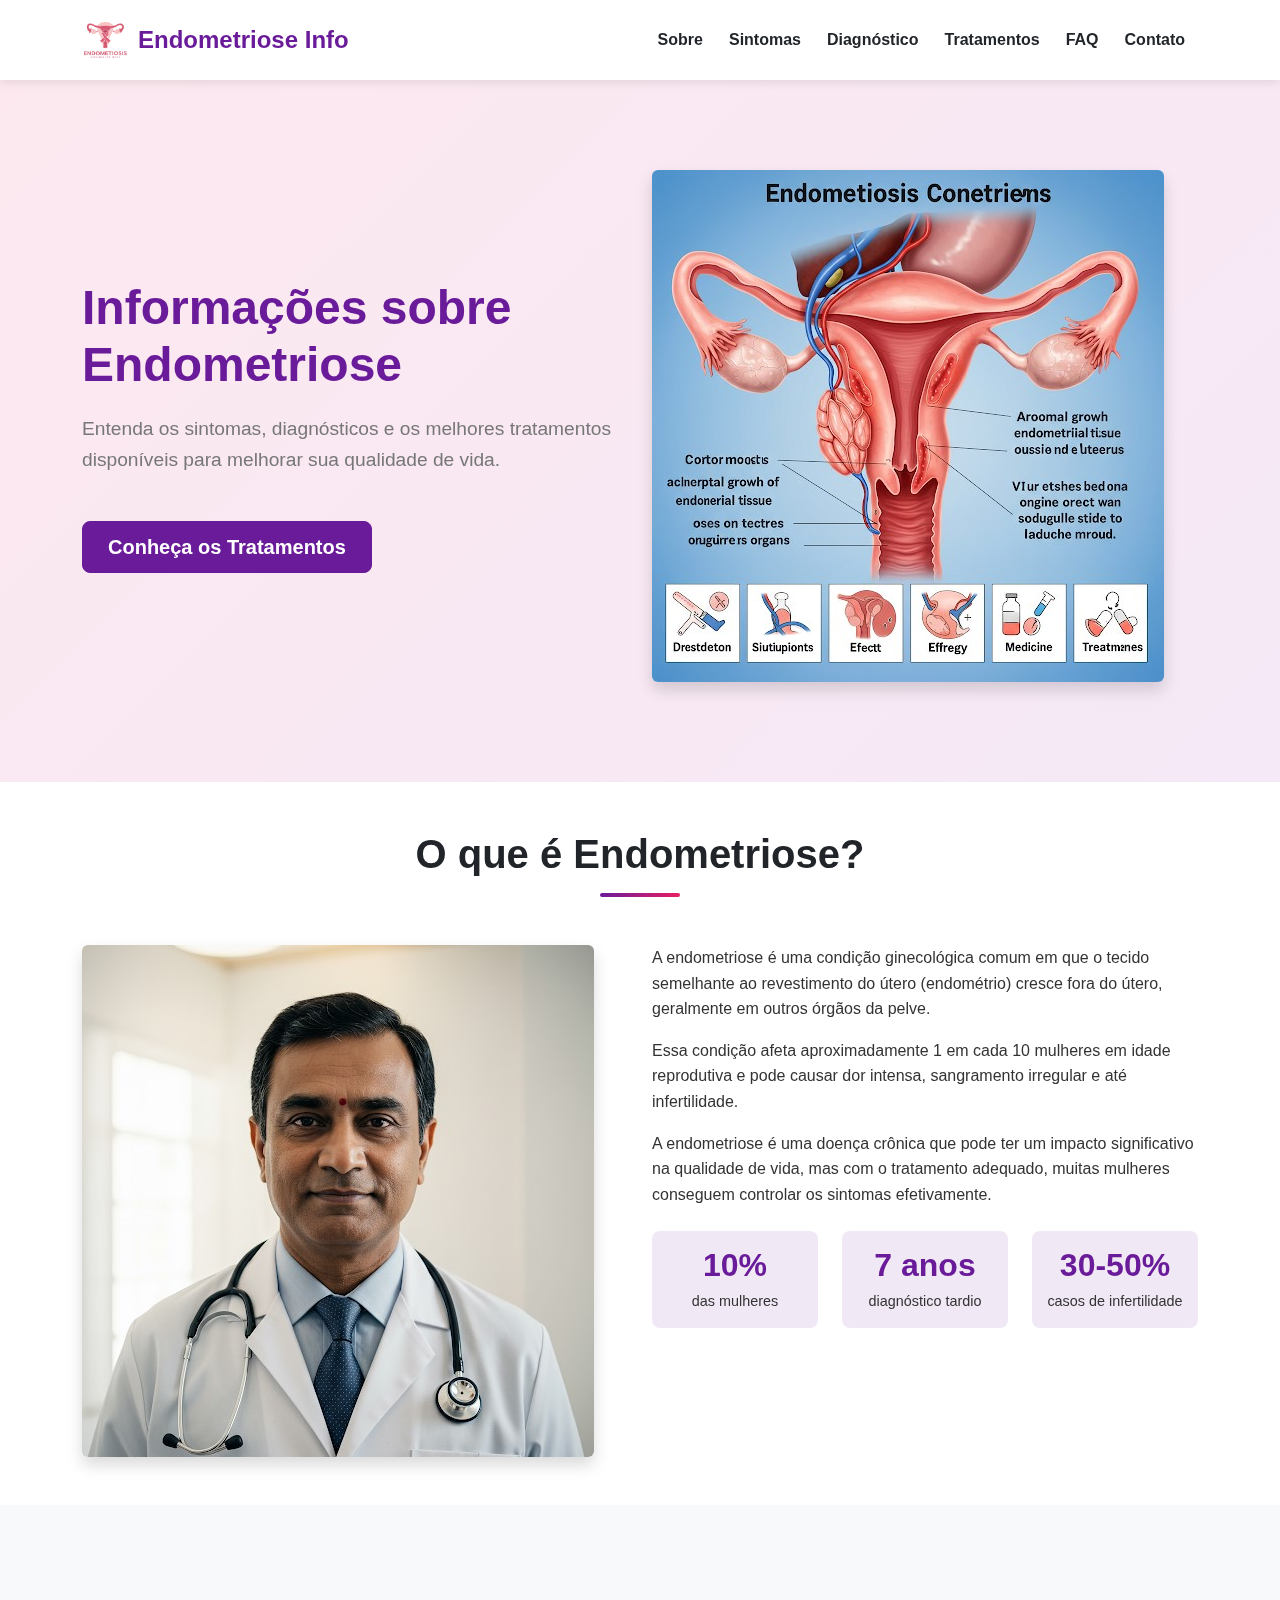
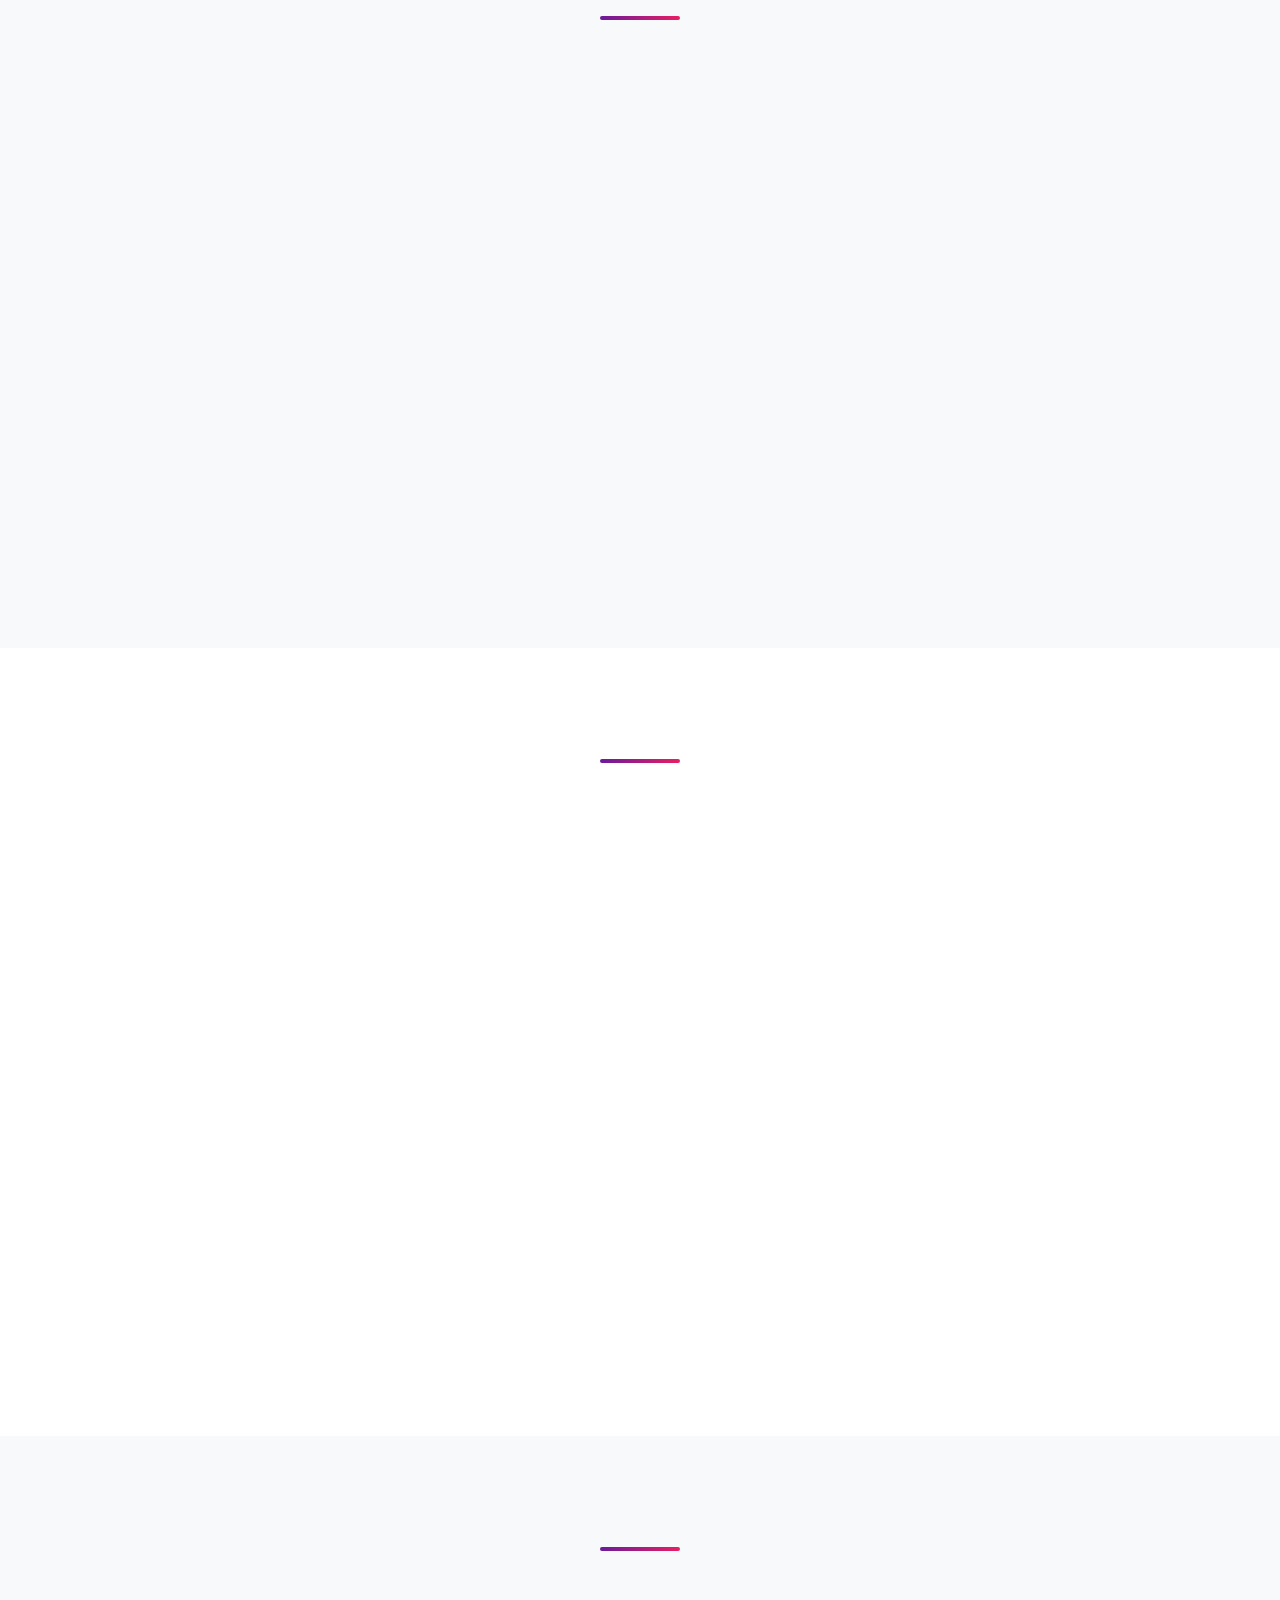
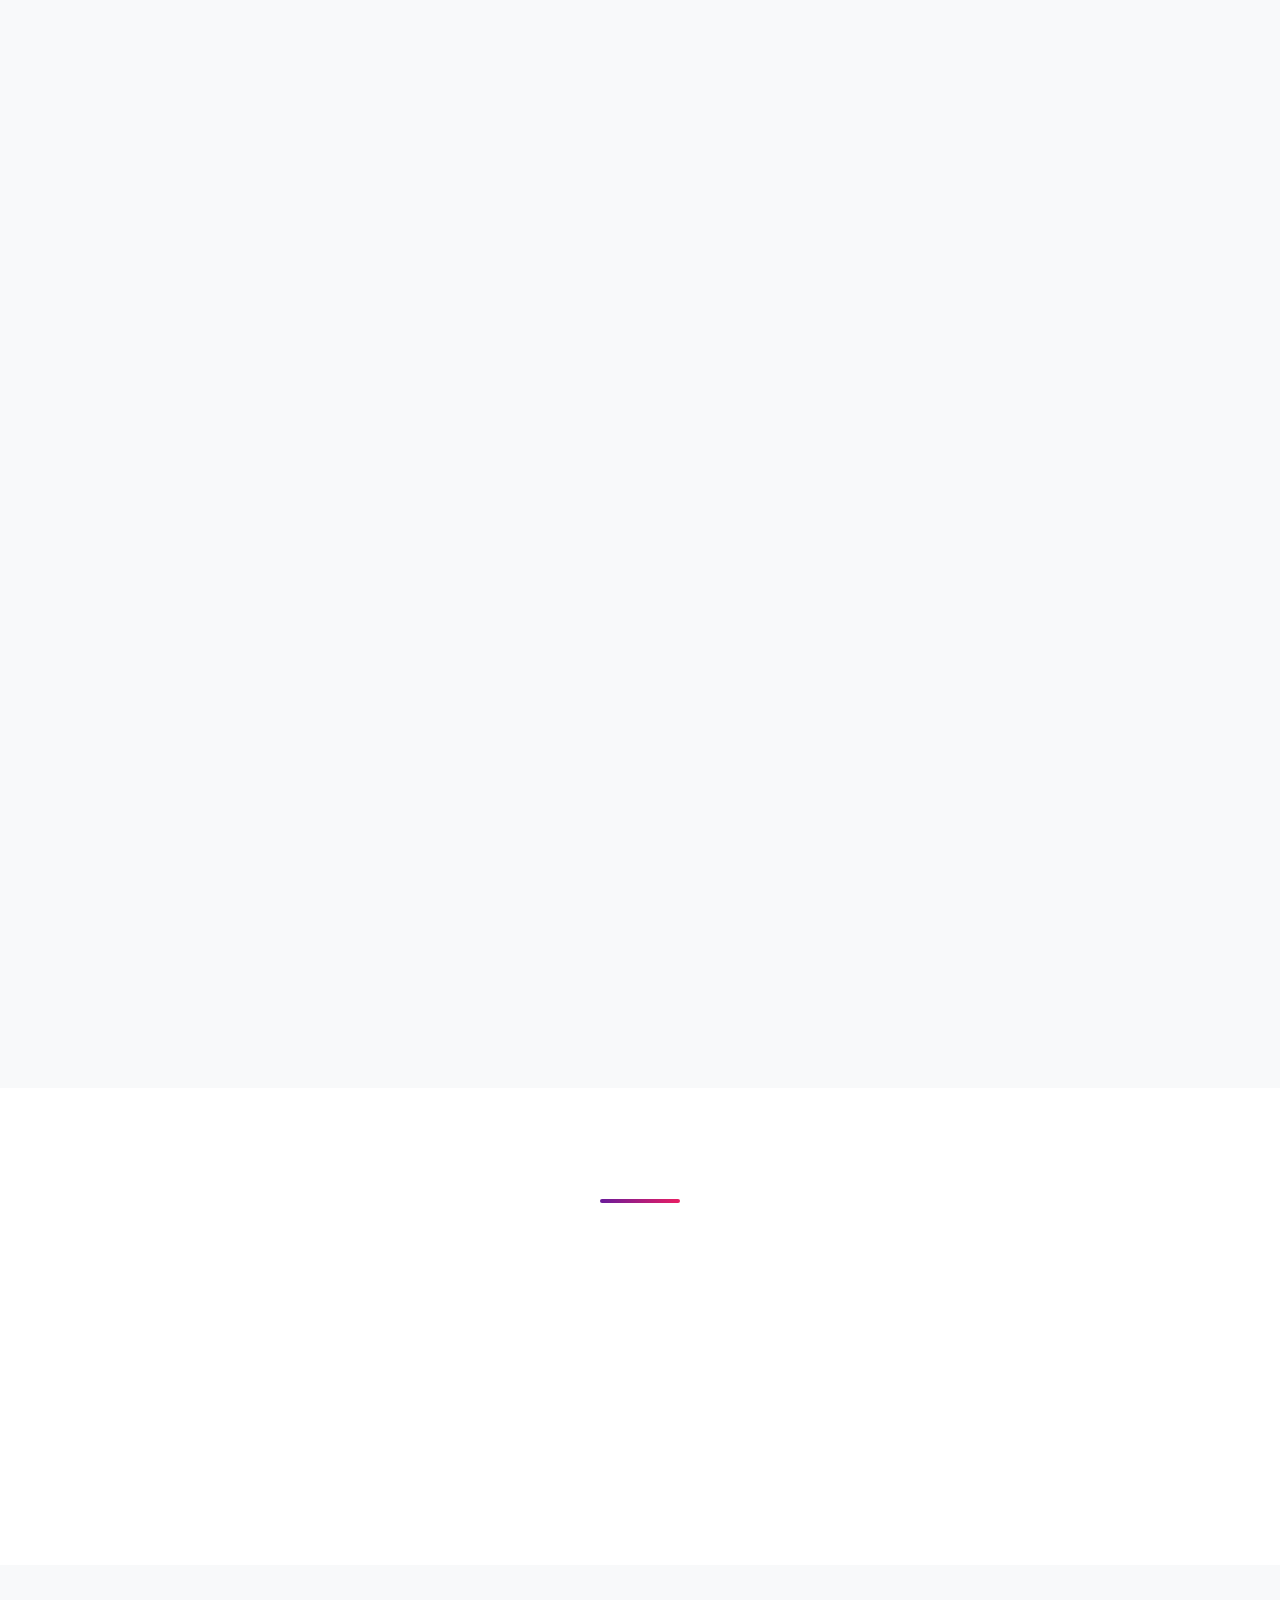
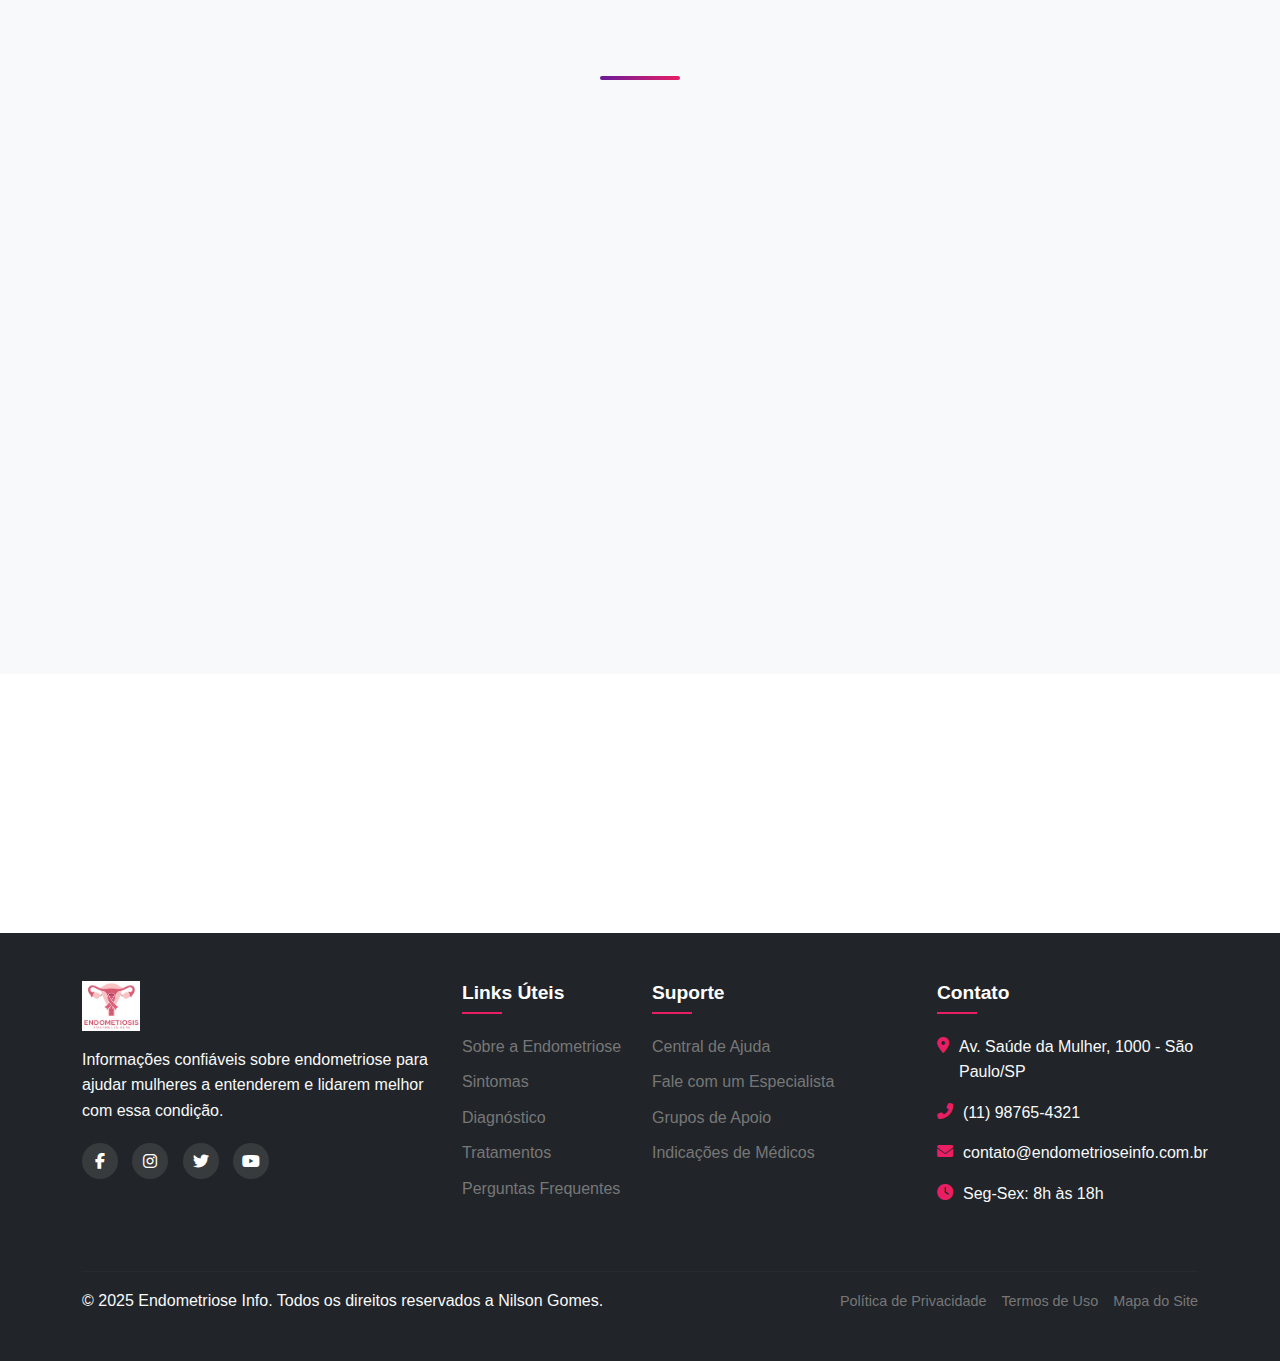
<file: index.html>
<!DOCTYPE html>
<html lang="pt-BR">

<head>
    <meta charset="UTF-8">
    <meta name="viewport" content="width=device-width, initial-scale=1.0">
    <meta name="description" content="Informações completas sobre endometriose, sintomas, diagnósticos e tratamentos para melhorar a qualidade de vida.">
    <meta name="keywords" content="endometriose, saúde da mulher, sintomas, tratamentos, diagnóstico, infertilidade">
    <meta name="author" content="Endometriose Info">
    <title>Endometriose - Informações e Tratamentos</title>

    <!-- Bootstrap CSS -->
    <link href="https://cdn.jsdelivr.net/npm/bootstrap@5.3.0/dist/css/bootstrap.min.css" rel="stylesheet">

    <!-- Font Awesome -->
    <link rel="stylesheet" href="https://cdnjs.cloudflare.com/ajax/libs/font-awesome/6.4.0/css/all.min.css">

    <!-- AOS Animation -->
    <link href="https://unpkg.com/aos@2.3.1/dist/aos.css" rel="stylesheet">

    <!-- Custom CSS -->
    <link rel="stylesheet" href="css/style.css">

    <!-- Favicon -->
    <link rel="icon" href="img/logo.png" type="image/png">
</head>

<body>
    <!-- Header/Navbar -->
    <nav class="navbar navbar-expand-lg navbar-dark fixed-top">
        <div class="container">
            <a class="navbar-brand" href="#">
                <img src="img/logo.png" alt="Logo Endometriose Info" height="40">
                <span>Endometriose Info</span>
            </a>
            <button class="navbar-toggler" type="button" data-bs-toggle="collapse" data-bs-target="#navbarNav">
                <span class="navbar-toggler-icon"></span>
            </button>
            <div class="collapse navbar-collapse" id="navbarNav">
                <ul class="navbar-nav ms-auto">
                    <li class="nav-item">
                        <a class="nav-link" href="#sobre">Sobre</a>
                    </li>
                    <li class="nav-item">
                        <a class="nav-link" href="#sintomas">Sintomas</a>
                    </li>
                    <li class="nav-item">
                        <a class="nav-link" href="#diagnostico">Diagnóstico</a>
                    </li>
                    <li class="nav-item">
                        <a class="nav-link" href="#tratamentos">Tratamentos</a>
                    </li>
                    <li class="nav-item">
                        <a class="nav-link" href="#faq">FAQ</a>
                    </li>
                    <li class="nav-item">
                        <a class="nav-link" href="#contato">Contato</a>
                    </li>
                </ul>
            </div>
        </div>
    </nav>

    <!-- Hero Section -->
    <header class="hero-section">
        <div class="container">
            <div class="row align-items-center">
                <div class="col-lg-6" data-aos="fade-right">
                    <h1>Informações sobre Endometriose</h1>
                    <p class="lead">Entenda os sintomas, diagnósticos e os melhores tratamentos disponíveis para
                        melhorar sua qualidade de vida.</p>
                    <a href="#tratamentos" class="btn btn-primary btn-lg mt-3">Conheça os Tratamentos</a>
                </div>
                <div class="col-lg-6" data-aos="fade-left">
                    <img src="img/endometriose.jpg" alt="Ilustração sobre endometriose" class="img-fluid rounded shadow"
                        loading="lazy">
                </div>
            </div>
        </div>
    </header>

    <!-- Sobre a Endometriose -->
    <section id="sobre" class="py-5">
        <div class="container">
            <div class="section-header text-center mb-5">
                <h2 data-aos="fade-up">O que é Endometriose?</h2>
                <div class="divider mx-auto"></div>
            </div>
            <div class="row">
                <div class="col-lg-6" data-aos="fade-right">
                    <img src="img/doctor.jpg" alt="Médico explicando sobre endometriose"
                        class="img-fluid rounded shadow">
                </div>
                <div class="col-lg-6" data-aos="fade-left">
                    <p>A endometriose é uma condição ginecológica comum em que o tecido semelhante ao revestimento do
                        útero (endométrio) cresce fora do útero, geralmente em outros órgãos da pelve.</p>
                    <p>Essa condição afeta aproximadamente 1 em cada 10 mulheres em idade reprodutiva e pode causar dor
                        intensa, sangramento irregular e até infertilidade.</p>
                    <p>A endometriose é uma doença crônica que pode ter um impacto significativo na qualidade de vida,
                        mas com o tratamento adequado, muitas mulheres conseguem controlar os sintomas efetivamente.</p>
                    <div class="stats mt-4">
                        <div class="row">
                            <div class="col-md-4">
                                <div class="stat-box">
                                    <h3>10%</h3>
                                    <p>das mulheres</p>
                                </div>
                            </div>
                            <div class="col-md-4">
                                <div class="stat-box">
                                    <h3>7 anos</h3>
                                    <p>diagnóstico tardio</p>
                                </div>
                            </div>
                            <div class="col-md-4">
                                <div class="stat-box">
                                    <h3>30-50%</h3>
                                    <p>casos de infertilidade</p>
                                </div>
                            </div>
                        </div>
                    </div>
                </div>
            </div>
        </div>
    </section>

    <!-- Sintomas -->
    <section id="sintomas" class="py-5 bg-light">
        <div class="container">
            <div class="section-header text-center mb-5">
                <h2 data-aos="fade-up">Sintomas da Endometriose</h2>
                <div class="divider mx-auto"></div>
                <p class="lead" data-aos="fade-up">Reconhecer os sintomas é o primeiro passo para buscar ajuda médica
                </p>
            </div>
            <div class="row">
                <div class="col-md-4 mb-4" data-aos="fade-up" data-aos-delay="100">
                    <div class="card symptom-card h-100">
                        <div class="card-body text-center">
                            <div class="icon-box">
                                <i class="fas fa-exclamation-circle"></i>
                            </div>
                            <h4>Dor Pélvica</h4>
                            <p>Dor intensa antes e durante a menstruação, que pode irradiar para as costas e abdômen.
                            </p>
                        </div>
                    </div>
                </div>
                <div class="col-md-4 mb-4" data-aos="fade-up" data-aos-delay="200">
                    <div class="card symptom-card h-100">
                        <div class="card-body text-center">
                            <div class="icon-box">
                                <i class="fas fa-procedures"></i>
                            </div>
                            <h4>Dor durante relações</h4>
                            <p>Dor durante ou após relações sexuais (dispareunia).</p>
                        </div>
                    </div>
                </div>
                <div class="col-md-4 mb-4" data-aos="fade-up" data-aos-delay="300">
                    <div class="card symptom-card h-100">
                        <div class="card-body text-center">
                            <div class="icon-box">
                                <i class="fas fa-toilet"></i>
                            </div>
                            <h4>Problemas intestinais</h4>
                            <p>Dor ao evacuar ou urinar, especialmente durante o período menstrual.</p>
                        </div>
                    </div>
                </div>
                <div class="col-md-4 mb-4" data-aos="fade-up" data-aos-delay="100">
                    <div class="card symptom-card h-100">
                        <div class="card-body text-center">
                            <div class="icon-box">
                                <i class="fas fa-tint"></i>
                            </div>
                            <h4>Sangramento excessivo</h4>
                            <p>Períodos menstruais intensos ou sangramento entre os períodos.</p>
                        </div>
                    </div>
                </div>
                <div class="col-md-4 mb-4" data-aos="fade-up" data-aos-delay="200">
                    <div class="card symptom-card h-100">
                        <div class="card-body text-center">
                            <div class="icon-box">
                                <i class="fas fa-baby"></i>
                            </div>
                            <h4>Infertilidade</h4>
                            <p>Dificuldade para engravidar pode ser o primeiro sinal de endometriose.</p>
                        </div>
                    </div>
                </div>
                <div class="col-md-4 mb-4" data-aos="fade-up" data-aos-delay="300">
                    <div class="card symptom-card h-100">
                        <div class="card-body text-center">
                            <div class="icon-box">
                                <i class="fas fa-tired"></i>
                            </div>
                            <h4>Fadiga</h4>
                            <p>Cansaço excessivo, especialmente durante o período menstrual.</p>
                        </div>
                    </div>
                </div>
            </div>
        </div>
    </section>

    <!-- Diagnóstico -->
    <section id="diagnostico" class="py-5">
        <div class="container">
            <div class="section-header text-center mb-5">
                <h2 data-aos="fade-up">Diagnóstico da Endometriose</h2>
                <div class="divider mx-auto"></div>
                <p class="lead" data-aos="fade-up">Como os médicos identificam a condição</p>
            </div>
            <div class="row align-items-center">
                <div class="col-lg-6 order-lg-2" data-aos="fade-left">
                    <img src="img/tratamento1.jpg" alt="Processo de diagnóstico" class="img-fluid rounded shadow">
                </div>
                <div class="col-lg-6 order-lg-1" data-aos="fade-right">
                    <div class="diagnostic-process">
                        <div class="step">
                            <div class="step-number">1</div>
                            <div class="step-content">
                                <h4>Histórico Médico</h4>
                                <p>O médico irá analisar seu histórico médico e sintomas em detalhes.</p>
                            </div>
                        </div>
                        <div class="step">
                            <div class="step-number">2</div>
                            <div class="step-content">
                                <h4>Exame Pélvico</h4>
                                <p>Exame físico para verificar anormalidades como cistos ou cicatrizes.</p>
                            </div>
                        </div>
                        <div class="step">
                            <div class="step-number">3</div>
                            <div class="step-content">
                                <h4>Ultrassom</h4>
                                <p>Exame de imagem para identificar endometriomas (cistos de endometriose).</p>
                            </div>
                        </div>
                        <div class="step">
                            <div class="step-number">4</div>
                            <div class="step-content">
                                <h4>Ressonância Magnética</h4>
                                <p>Pode fornecer imagens detalhadas dos órgãos pélvicos.</p>
                            </div>
                        </div>
                        <div class="step">
                            <div class="step-number">5</div>
                            <div class="step-content">
                                <h4>Laparoscopia</h4>
                                <p>Procedimento cirúrgico mínimo-invasivo que permite visualizar diretamente e biopsiar
                                    o tecido.</p>
                            </div>
                        </div>
                    </div>
                </div>
            </div>
        </div>
    </section>

    <!-- Tratamentos -->
    <section id="tratamentos" class="py-5 bg-light">
        <div class="container">
            <div class="section-header text-center mb-5">
                <h2 data-aos="fade-up">Opções de Tratamento</h2>
                <div class="divider mx-auto"></div>
                <p class="lead" data-aos="fade-up">Abordagens para controlar a endometriose</p>
            </div>
            <div class="row">
                <div class="col-lg-4 mb-4" data-aos="fade-up" data-aos-delay="100">
                    <div class="card treatment-card h-100">
                        <img src="img/tratamento2.jpg" class="card-img-top" alt="Medicamentos para endometriose">
                        <div class="card-body">
                            <h4 class="card-title">Medicamentos</h4>
                            <div class="treatment-details">
                                <p><strong>Analgésicos:</strong> Anti-inflamatórios não esteroides (AINEs) para alívio
                                    da dor.</p>
                                <p><strong>Terapia hormonal:</strong> Pílulas anticoncepcionais, progestinas, agonistas
                                    de GnRH para reduzir o crescimento do tecido endometrial.</p>
                                <p><strong>Moduladores de receptores de progesterona:</strong> Novas opções para
                                    controle dos sintomas.</p>
                            </div>
                        </div>
                    </div>
                </div>
                <div class="col-lg-4 mb-4" data-aos="fade-up" data-aos-delay="200">
                    <div class="card treatment-card h-100">
                        <img src="img/tratamento1.jpg" class="card-img-top" alt="Cirurgia para endometriose">
                        <div class="card-body">
                            <h4 class="card-title">Cirurgia Conservadora</h4>
                            <div class="treatment-details">
                                <p><strong>Laparoscopia:</strong> Remove os implantes de endometriose preservando o
                                    útero e os ovários.</p>
                                <p><strong>Vantagens:</strong> Alívio da dor e melhora da fertilidade em muitos casos.
                                </p>
                                <p><strong>Riscos:</strong> Possibilidade de recorrência da doença.</p>
                                <p><strong>Recuperação:</strong> Geralmente rápida, com pequenas incisões.</p>
                            </div>
                        </div>
                    </div>
                </div>
                <div class="col-lg-4 mb-4" data-aos="fade-up" data-aos-delay="300">
                    <div class="card treatment-card h-100">
                        <img src="img/doctor.jpg" class="card-img-top" alt="Tratamentos complementares">
                        <div class="card-body">
                            <h4 class="card-title">Terapias Complementares</h4>
                            <div class="treatment-details">
                                <p><strong>Fisioterapia pélvica:</strong> Exercícios para aliviar a dor pélvica crônica.
                                </p>
                                <p><strong>Acupuntura:</strong> Pode ajudar no controle da dor.</p>
                                <p><strong>Dieta anti-inflamatória:</strong> Redução de alimentos processados e aumento
                                    de ômega-3.</p>
                                <p><strong>Gerenciamento do estresse:</strong> Técnicas como meditação e ioga.</p>
                                <p><strong>Suporte psicológico:</strong> Importante para lidar com a dor crônica.</p>
                            </div>
                        </div>
                    </div>
                </div>
            </div>
            <div class="treatment-considerations mt-5" data-aos="fade-up">
                <h3 class="text-center mb-4">Considerações sobre o Tratamento</h3>
                <div class="row">
                    <div class="col-md-6">
                        <div class="consideration-box">
                            <i class="fas fa-user-md"></i>
                            <p>A escolha do tratamento depende da gravidade dos sintomas, desejo de engravidar e
                                extensão da doença.</p>
                        </div>
                    </div>
                    <div class="col-md-6">
                        <div class="consideration-box">
                            <i class="fas fa-heartbeat"></i>
                            <p>Muitas mulheres precisam de uma combinação de tratamentos ao longo da vida para controle
                                dos sintomas.</p>
                        </div>
                    </div>
                </div>
            </div>
        </div>
    </section>

    <!-- FAQ -->
    <section id="faq" class="py-5">
        <div class="container">
            <div class="section-header text-center mb-5">
                <h2 data-aos="fade-up">Perguntas Frequentes</h2>
                <div class="divider mx-auto"></div>
            </div>
            <div class="row justify-content-center">
                <div class="col-lg-8">
                    <div class="accordion" id="faqAccordion">
                        <div class="accordion-item" data-aos="fade-up">
                            <h3 class="accordion-header" id="headingOne">
                                <button class="accordion-button collapsed" type="button" data-bs-toggle="collapse"
                                    data-bs-target="#collapseOne">
                                    A endometriose tem cura?
                                </button>
                            </h3>
                            <div id="collapseOne" class="accordion-collapse collapse" aria-labelledby="headingOne"
                                data-bs-parent="#faqAccordion">
                                <div class="accordion-body">
                                    <p>Atualmente, não existe cura definitiva para a endometriose, mas existem
                                        tratamentos eficazes para controlar os sintomas e melhorar a qualidade de vida.
                                        Com o tratamento adequado, muitas mulheres conseguem levar uma vida normal.</p>
                                </div>
                            </div>
                        </div>
                        <div class="accordion-item" data-aos="fade-up" data-aos-delay="100">
                            <h3 class="accordion-header" id="headingTwo">
                                <button class="accordion-button collapsed" type="button" data-bs-toggle="collapse"
                                    data-bs-target="#collapseTwo">
                                    A endometriose causa câncer?
                                </button>
                            </h3>
                            <div id="collapseTwo" class="accordion-collapse collapse" aria-labelledby="headingTwo"
                                data-bs-parent="#faqAccordion">
                                <div class="accordion-body">
                                    <p>A endometriose em si não é cancerígena. No entanto, algumas pesquisas sugerem que
                                        mulheres com endometriose podem ter um risco ligeiramente maior de desenvolver
                                        certos tipos de câncer de ovário, embora esse risco ainda seja baixo. É
                                        importante manter acompanhamento médico regular.</p>
                                </div>
                            </div>
                        </div>
                        <div class="accordion-item" data-aos="fade-up" data-aos-delay="200">
                            <h3 class="accordion-header" id="headingThree">
                                <button class="accordion-button collapsed" type="button" data-bs-toggle="collapse"
                                    data-bs-target="#collapseThree">
                                    Posso engravidar com endometriose?
                                </button>
                            </h3>
                            <div id="collapseThree" class="accordion-collapse collapse" aria-labelledby="headingThree"
                                data-bs-parent="#faqAccordion">
                                <div class="accordion-body">
                                    <p>Muitas mulheres com endometriose conseguem engravidar naturalmente. No entanto, a
                                        endometriose pode reduzir a fertilidade em alguns casos. Se estiver enfrentando
                                        dificuldades para engravidar, existem tratamentos específicos que podem ajudar,
                                        como cirurgia para remover o tecido endometrial ou técnicas de reprodução
                                        assistida.</p>
                                </div>
                            </div>
                        </div>
                        <div class="accordion-item" data-aos="fade-up" data-aos-delay="300">
                            <h3 class="accordion-header" id="headingFour">
                                <button class="accordion-button collapsed" type="button" data-bs-toggle="collapse"
                                    data-bs-target="#collapseFour">
                                    A endometriose melhora após a menopausa?
                                </button>
                            </h3>
                            <div id="collapseFour" class="accordion-collapse collapse" aria-labelledby="headingFour"
                                data-bs-parent="#faqAccordion">
                                <div class="accordion-body">
                                    <p>Em muitos casos, os sintomas da endometriose melhoram após a menopausa, pois os
                                        níveis de estrogênio diminuem. No entanto, algumas mulheres que fazem terapia
                                        hormonal na menopausa podem continuar a ter sintomas. Cada caso é único e deve
                                        ser acompanhado por um especialista.</p>
                                </div>
                            </div>
                        </div>
                        <div class="accordion-item" data-aos="fade-up" data-aos-delay="400">
                            <h3 class="accordion-header" id="headingFive">
                                <button class="accordion-button collapsed" type="button" data-bs-toggle="collapse"
                                    data-bs-target="#collapseFive">
                                    Existe relação entre alimentação e endometriose?
                                </button>
                            </h3>
                            <div id="collapseFive" class="accordion-collapse collapse" aria-labelledby="headingFive"
                                data-bs-parent="#faqAccordion">
                                <div class="accordion-body">
                                    <p>Alguns estudos sugerem que uma dieta anti-inflamatória pode ajudar a reduzir os
                                        sintomas da endometriose. Recomenda-se aumentar o consumo de frutas, vegetais,
                                        grãos integrais e ômega-3 (encontrado em peixes como salmão), enquanto se reduz
                                        o consumo de carne vermelha, gordura saturada, cafeína e álcool, que podem
                                        agravar a inflamação.</p>
                                </div>
                            </div>
                        </div>
                    </div>
                </div>
            </div>
        </div>
    </section>

    <!-- Contato -->
    <section id="contato" class="py-5 bg-light">
        <div class="container">
            <div class="section-header text-center mb-5">
                <h2 data-aos="fade-up">Entre em Contato</h2>
                <div class="divider mx-auto"></div>
                <p class="lead" data-aos="fade-up">Tem dúvidas ou precisa de mais informações?</p>
            </div>
            <div class="row">
                <div class="col-lg-6 mb-4" data-aos="fade-right">
                    <div class="contact-info">
                        <div class="contact-item">
                            <i class="fas fa-map-marker-alt"></i>
                            <div>
                                <h4>Endereço</h4>
                                <p>Rua Saúde da Mulher, 123 - Centro, São Paulo/SP</p>
                            </div>
                        </div>
                        <div class="contact-item">
                            <i class="fas fa-phone-alt"></i>
                            <div>
                                <h4>Telefone</h4>
                                <p>(11) 1234-5678</p>
                            </div>
                        </div>
                        <div class="contact-item">
                            <i class="fas fa-envelope"></i>
                            <div>
                                <h4>Email</h4>
                                <p>contato@endometrioseinfo.com.br</p>
                            </div>
                        </div>
                        <div class="contact-item">
                            <i class="fas fa-clock"></i>
                            <div>
                                <h4>Horário de Funcionamento</h4>
                                <p>Segunda a Sexta: 8h às 18h<br>Sábado: 8h às 12h</p>
                            </div>
                        </div>
                    </div>
                </div>
                <div class="col-lg-6" data-aos="fade-left">
                    <form id="contactForm" class="contact-form">
                        <div class="mb-3">
                            <input type="text" class="form-control" id="name" placeholder="Seu Nome" required>
                        </div>
                        <div class="mb-3">
                            <input type="email" class="form-control" id="email" placeholder="Seu Email" required>
                        </div>
                        <div class="mb-3">
                            <input type="tel" class="form-control" id="phone" placeholder="Seu Telefone">
                        </div>
                        <div class="mb-3">
                            <select class="form-select" id="subject">
                                <option selected disabled>Assunto</option>
                                <option>Dúvidas sobre tratamentos</option>
                                <option>Agendamento de consulta</option>
                                <option>Suporte</option>
                                <option>Outros</option>
                            </select>
                        </div>
                        <div class="mb-3">
                            <textarea class="form-control" id="message" rows="5" placeholder="Sua Mensagem"
                                required></textarea>
                        </div>
                        <button type="submit" class="btn btn-primary">Enviar Mensagem</button>
                    </form>
                </div>
            </div>
        </div>
    </section>

    <!-- Newsletter -->
    <section class="newsletter py-5">
        <div class="container">
            <div class="row justify-content-center">
                <div class="col-lg-8 text-center" data-aos="fade-up">
                    <h3>Assine Nossa Newsletter</h3>
                    <p class="mb-4">Receba informações atualizadas sobre endometriose, tratamentos e dicas para melhorar
                        sua qualidade de vida.</p>
                    <form class="newsletter-form">
                        <div class="input-group">
                            <input type="email" class="form-control" placeholder="Seu melhor email" required>
                            <button class="btn btn-primary" type="submit">Assinar</button>
                        </div>
                    </form>
                </div>
            </div>
        </div>
    </section>

    <!-- Footer -->
<footer class="footer py-5">
    <div class="container">
        <div class="row">
            <div class="col-lg-4 mb-4">
                <img src="img/logo.png" alt="Endometriose Info" height="50">
                <p class="mt-3">Informações confiáveis sobre endometriose para ajudar mulheres a entenderem e lidarem melhor com essa condição.</p>
                <div class="social-icons">
                    <a href="#" aria-label="Facebook"><i class="fab fa-facebook-f"></i></a>
                    <a href="#" aria-label="Instagram"><i class="fab fa-instagram"></i></a>
                    <a href="#" aria-label="Twitter"><i class="fab fa-twitter"></i></a>
                    <a href="#" aria-label="YouTube"><i class="fab fa-youtube"></i></a>
                </div>
            </div>
            <div class="col-lg-2 col-md-6 mb-4">
                <h5>Links Úteis</h5>
                <ul class="footer-links">
                    <li><a href="#sobre">Sobre a Endometriose</a></li>
                    <li><a href="#sintomas">Sintomas</a></li>
                    <li><a href="#diagnostico">Diagnóstico</a></li>
                    <li><a href="#tratamentos">Tratamentos</a></li>
                    <li><a href="#faq">Perguntas Frequentes</a></li>
                </ul>
            </div>
            <div class="col-lg-3 col-md-6 mb-4">
                <h5>Suporte</h5>
                <ul class="footer-links">
                    <li><a href="#">Central de Ajuda</a></li>
                    <li><a href="#">Fale com um Especialista</a></li>
                    <li><a href="#">Grupos de Apoio</a></li>
                    <li><a href="#">Indicações de Médicos</a></li>
                </ul>
            </div>
            <div class="col-lg-3 mb-4">
                <h5>Contato</h5>
                <ul class="footer-contact">
                    <li><i class="fas fa-map-marker-alt"></i> Av. Saúde da Mulher, 1000 - São Paulo/SP</li>
                    <li><i class="fas fa-phone-alt"></i> (11) 98765-4321</li>
                    <li><i class="fas fa-envelope"></i> contato@endometrioseinfo.com.br</li>
                    <li><i class="fas fa-clock"></i> Seg-Sex: 8h às 18h</li>
                </ul>
            </div>
        </div>
        <hr class="mt-4">
        <div class="row">
            <div class="col-md-6 text-center text-md-start">
                <p class="mb-0">&copy; 2025 Endometriose Info. Todos os direitos reservados a Nilson Gomes.</p>
            </div>
            <div class="col-md-6 text-center text-md-end">
                <ul class="footer-bottom-links">
                    <li><a href="politica-privacidade.html">Política de Privacidade</a></li>
                    <li><a href="termos-uso.html">Termos de Uso</a></li>
                    <li><a href="mapa-site.html">Mapa do Site</a></li>
                </ul>
            </div>
        </div>
    </div>
</footer>

    <!-- Back to Top Button -->
    <a href="#" class="back-to-top" id="backToTop" aria-label="Voltar ao topo"><i class="fas fa-arrow-up"></i></a>

    <!-- Bootstrap JS -->
    <script src="https://cdn.jsdelivr.net/npm/bootstrap@5.3.0/dist/js/bootstrap.bundle.min.js"></script>

    <!-- AOS Animation JS -->
    <script src="https://unpkg.com/aos@2.3.1/dist/aos.js"></script>

    <!-- Scripts -->
    <script src="https://cdn.jsdelivr.net/npm/bootstrap@5.3.0/dist/js/bootstrap.bundle.min.js" defer></script>
    <script src="https://unpkg.com/aos@2.3.1/dist/aos.js" defer></script>
    <script src="js/script.js" defer></script>
</body>

</html>
</file>
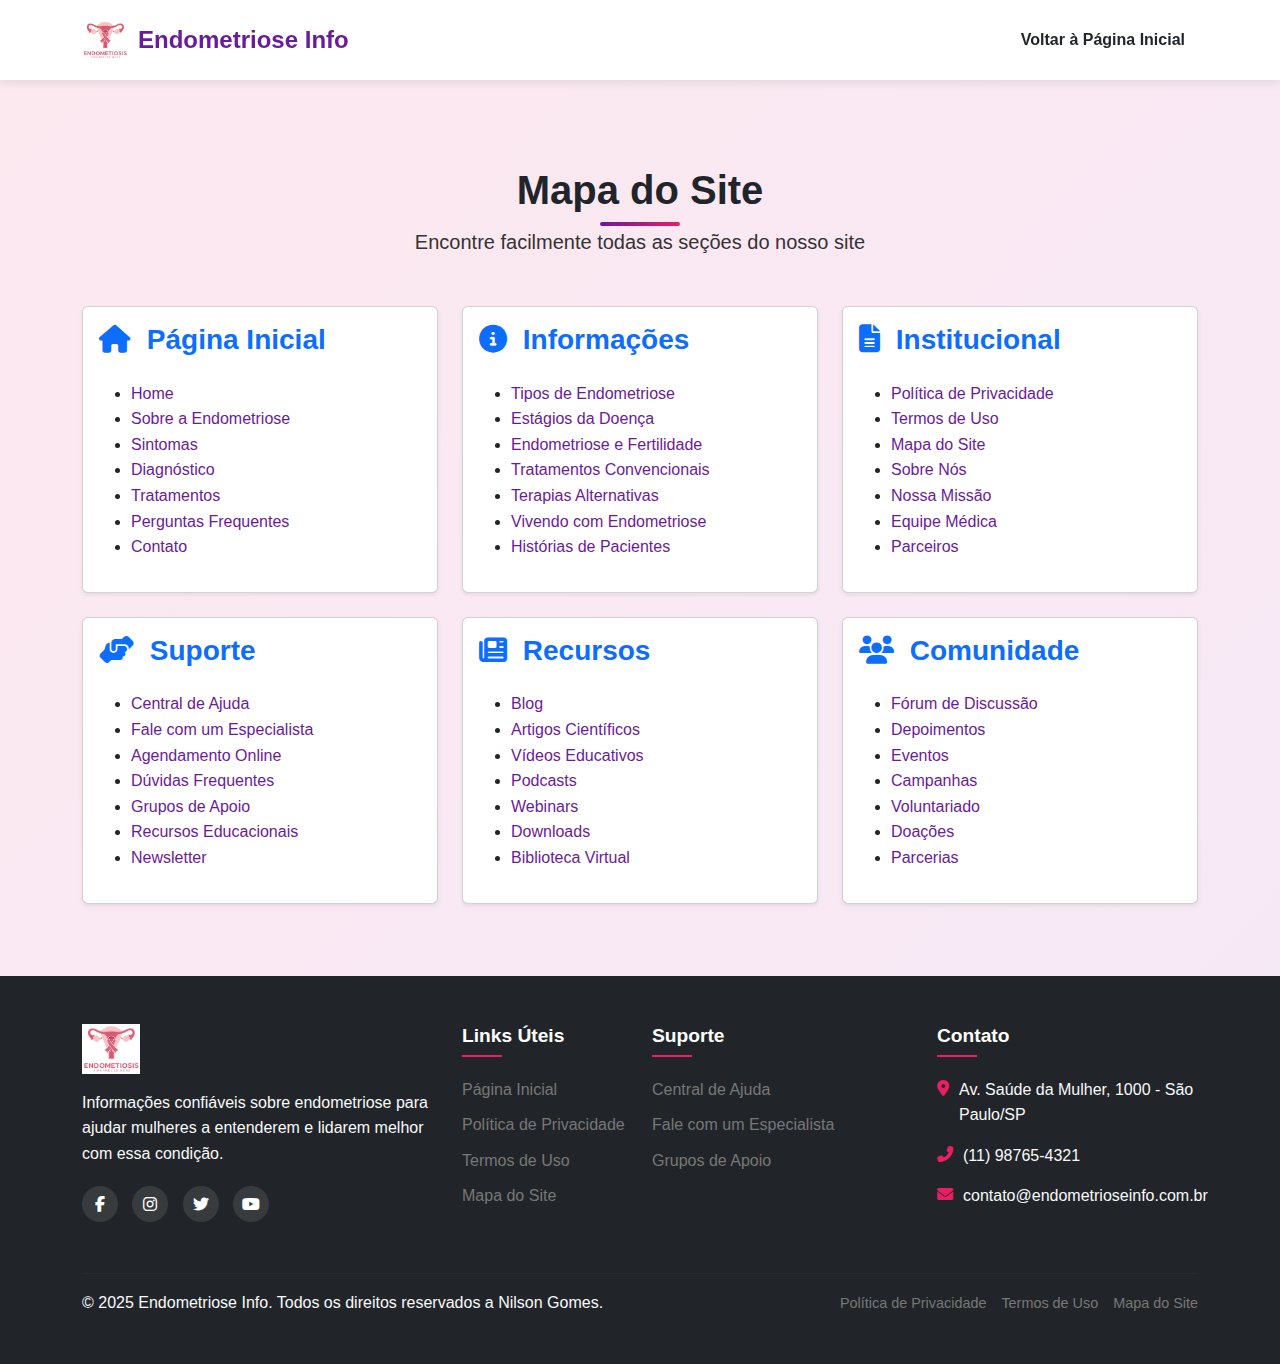
<file: mapa-site.html>
<!DOCTYPE html>
<html lang="pt-BR">

<head>
    <meta charset="UTF-8">
    <meta name="viewport" content="width=device-width, initial-scale=1.0">
    <meta name="description" content="Mapa do Site Endometriose Info">
    <title>Mapa do Site - Endometriose Info</title>

    <!-- Bootstrap CSS -->
    <link href="https://cdn.jsdelivr.net/npm/bootstrap@5.3.0/dist/css/bootstrap.min.css" rel="stylesheet">

    <!-- Font Awesome -->
    <link rel="stylesheet" href="https://cdnjs.cloudflare.com/ajax/libs/font-awesome/6.4.0/css/all.min.css">

    <!-- Custom CSS -->
    <link rel="stylesheet" href="css/style.css">

    <!-- Favicon -->
    <link rel="icon" href="img/logo.png" type="image/png">
</head>

<body style="background: linear-gradient(135deg, rgba(233, 30, 99, 0.1) 0%, rgba(156, 39, 176, 0.1) 100%);">
    <!-- Header/Navbar -->
    <nav class="navbar navbar-expand-lg navbar-dark fixed-top">
        <div class="container">
            <a class="navbar-brand" href="index.html">
                <img src="img/logo.png" alt="Endometriose Info" height="40">
                <span>Endometriose Info</span>
            </a>
            <button class="navbar-toggler" type="button" data-bs-toggle="collapse" data-bs-target="#navbarNav">
                <span class="navbar-toggler-icon"></span>
            </button>
            <div class="collapse navbar-collapse" id="navbarNav">
                <ul class="navbar-nav ms-auto">
                    <li class="nav-item">
                        <a class="nav-link" href="index.html">Voltar à Página Inicial</a>
                    </li>
                </ul>
            </div>
        </div>
    </nav>

    <!-- Sitemap Section -->
    <section class="py-5 mt-5">
        <div class="container">
            <div class="section-header text-center mb-5">
                <h1>Mapa do Site</h1>
                <div class="divider mx-auto"></div>
                <p class="lead">Encontre facilmente todas as seções do nosso site</p>
            </div>

            <div class="row">
                <div class="col-lg-4 mb-4">
                    <div class="card shadow-sm h-100">
                        <div class="card-body">
                            <h3 class="mb-4 text-primary"><i class="fas fa-home me-2"></i> Página Inicial</h3>
                            <ul class="sitemap-links">
                                <li><a href="index.html">Home</a></li>
                                <li><a href="index.html#sobre">Sobre a Endometriose</a></li>
                                <li><a href="index.html#sintomas">Sintomas</a></li>
                                <li><a href="index.html#diagnostico">Diagnóstico</a></li>
                                <li><a href="index.html#tratamentos">Tratamentos</a></li>
                                <li><a href="index.html#faq">Perguntas Frequentes</a></li>
                                <li><a href="index.html#contato">Contato</a></li>
                            </ul>
                        </div>
                    </div>
                </div>

                <div class="col-lg-4 mb-4">
                    <div class="card shadow-sm h-100">
                        <div class="card-body">
                            <h3 class="mb-4 text-primary"><i class="fas fa-info-circle me-2"></i> Informações</h3>
                            <ul class="sitemap-links">
                                <li><a href="#">Tipos de Endometriose</a></li>
                                <li><a href="#">Estágios da Doença</a></li>
                                <li><a href="#">Endometriose e Fertilidade</a></li>
                                <li><a href="#">Tratamentos Convencionais</a></li>
                                <li><a href="#">Terapias Alternativas</a></li>
                                <li><a href="#">Vivendo com Endometriose</a></li>
                                <li><a href="#">Histórias de Pacientes</a></li>
                            </ul>
                        </div>
                    </div>
                </div>

                <div class="col-lg-4 mb-4">
                    <div class="card shadow-sm h-100">
                        <div class="card-body">
                            <h3 class="mb-4 text-primary"><i class="fas fa-file-alt me-2"></i> Institucional</h3>
                            <ul class="sitemap-links">
                                <li><a href="politica-privacidade.html">Política de Privacidade</a></li>
                                <li><a href="termos-uso.html">Termos de Uso</a></li>
                                <li><a href="mapa-site.html">Mapa do Site</a></li>
                                <li><a href="#">Sobre Nós</a></li>
                                <li><a href="#">Nossa Missão</a></li>
                                <li><a href="#">Equipe Médica</a></li>
                                <li><a href="#">Parceiros</a></li>
                            </ul>
                        </div>
                    </div>
                </div>

                <div class="col-lg-4 mb-4">
                    <div class="card shadow-sm h-100">
                        <div class="card-body">
                            <h3 class="mb-4 text-primary"><i class="fas fa-hands-helping me-2"></i> Suporte</h3>
                            <ul class="sitemap-links">
                                <li><a href="#">Central de Ajuda</a></li>
                                <li><a href="#">Fale com um Especialista</a></li>
                                <li><a href="#">Agendamento Online</a></li>
                                <li><a href="#">Dúvidas Frequentes</a></li>
                                <li><a href="#">Grupos de Apoio</a></li>
                                <li><a href="#">Recursos Educacionais</a></li>
                                <li><a href="#">Newsletter</a></li>
                            </ul>
                        </div>
                    </div>
                </div>

                <div class="col-lg-4 mb-4">
                    <div class="card shadow-sm h-100">
                        <div class="card-body">
                            <h3 class="mb-4 text-primary"><i class="fas fa-newspaper me-2"></i> Recursos</h3>
                            <ul class="sitemap-links">
                                <li><a href="#">Blog</a></li>
                                <li><a href="#">Artigos Científicos</a></li>
                                <li><a href="#">Vídeos Educativos</a></li>
                                <li><a href="#">Podcasts</a></li>
                                <li><a href="#">Webinars</a></li>
                                <li><a href="#">Downloads</a></li>
                                <li><a href="#">Biblioteca Virtual</a></li>
                            </ul>
                        </div>
                    </div>
                </div>

                <div class="col-lg-4 mb-4">
                    <div class="card shadow-sm h-100">
                        <div class="card-body">
                            <h3 class="mb-4 text-primary"><i class="fas fa-users me-2"></i> Comunidade</h3>
                            <ul class="sitemap-links">
                                <li><a href="#">Fórum de Discussão</a></li>
                                <li><a href="#">Depoimentos</a></li>
                                <li><a href="#">Eventos</a></li>
                                <li><a href="#">Campanhas</a></li>
                                <li><a href="#">Voluntariado</a></li>
                                <li><a href="#">Doações</a></li>
                                <li><a href="#">Parcerias</a></li>
                            </ul>
                        </div>
                    </div>
                </div>
            </div>
        </div>
    </section>

    <!-- Footer -->
    <footer class="footer py-5">
        <div class="container">
            <div class="row">
                <div class="col-lg-4 mb-4">
                    <img src="img/logo.png" alt="Endometriose Info" height="50">
                    <p class="mt-3">Informações confiáveis sobre endometriose para ajudar mulheres a entenderem e
                        lidarem melhor com essa condição.</p>
                    <div class="social-icons">
                        <a href="#"><i class="fab fa-facebook-f"></i></a>
                        <a href="#"><i class="fab fa-instagram"></i></a>
                        <a href="#"><i class="fab fa-twitter"></i></a>
                        <a href="#"><i class="fab fa-youtube"></i></a>
                    </div>
                </div>
                <div class="col-lg-2 col-md-6 mb-4">
                    <h5>Links Úteis</h5>
                    <ul class="footer-links">
                        <li><a href="index.html">Página Inicial</a></li>
                        <li><a href="politica-privacidade.html">Política de Privacidade</a></li>
                        <li><a href="termos-uso.html">Termos de Uso</a></li>
                        <li><a href="mapa-site.html">Mapa do Site</a></li>
                    </ul>
                </div>
                <div class="col-lg-3 col-md-6 mb-4">
                    <h5>Suporte</h5>
                    <ul class="footer-links">
                        <li><a href="#">Central de Ajuda</a></li>
                        <li><a href="#">Fale com um Especialista</a></li>
                        <li><a href="#">Grupos de Apoio</a></li>
                    </ul>
                </div>
                <div class="col-lg-3 mb-4">
                    <h5>Contato</h5>
                    <ul class="footer-contact">
                        <li><i class="fas fa-map-marker-alt"></i> Av. Saúde da Mulher, 1000 - São Paulo/SP</li>
                        <li><i class="fas fa-phone-alt"></i> (11) 98765-4321</li>
                        <li><i class="fas fa-envelope"></i> contato@endometrioseinfo.com.br</li>
                    </ul>
                </div>
            </div>
            <hr class="mt-4">
            <div class="row">
                <div class="col-md-6 text-center text-md-start">
                    <p class="mb-0">&copy; 2025 Endometriose Info. Todos os direitos reservados a Nilson Gomes.</p>
                </div>
                <div class="col-md-6 text-center text-md-end">
                    <ul class="footer-bottom-links">
                        <li><a href="politica-privacidade.html">Política de Privacidade</a></li>
                        <li><a href="termos-uso.html">Termos de Uso</a></li>
                        <li><a href="mapa-site.html">Mapa do Site</a></li>
                    </ul>
                </div>
            </div>
        </div>
    </footer>

    <!-- Back to Top Button -->
    <a href="#" class="back-to-top" id="backToTop" aria-label="Voltar ao topo"><i class="fas fa-arrow-up"></i></a>

    <!-- Bootstrap JS -->
    <script src="https://cdn.jsdelivr.net/npm/bootstrap@5.3.0/dist/js/bootstrap.bundle.min.js"></script>

    <!-- AOS Animation JS -->
    <script src="https://unpkg.com/aos@2.3.1/dist/aos.js"></script>

    <!-- Scripts -->
    <script src="https://cdn.jsdelivr.net/npm/bootstrap@5.3.0/dist/js/bootstrap.bundle.min.js" defer></script>
    <script src="https://unpkg.com/aos@2.3.1/dist/aos.js" defer></script>
    <script src="js/script.js" defer></script>

</body>

</html>
</file>
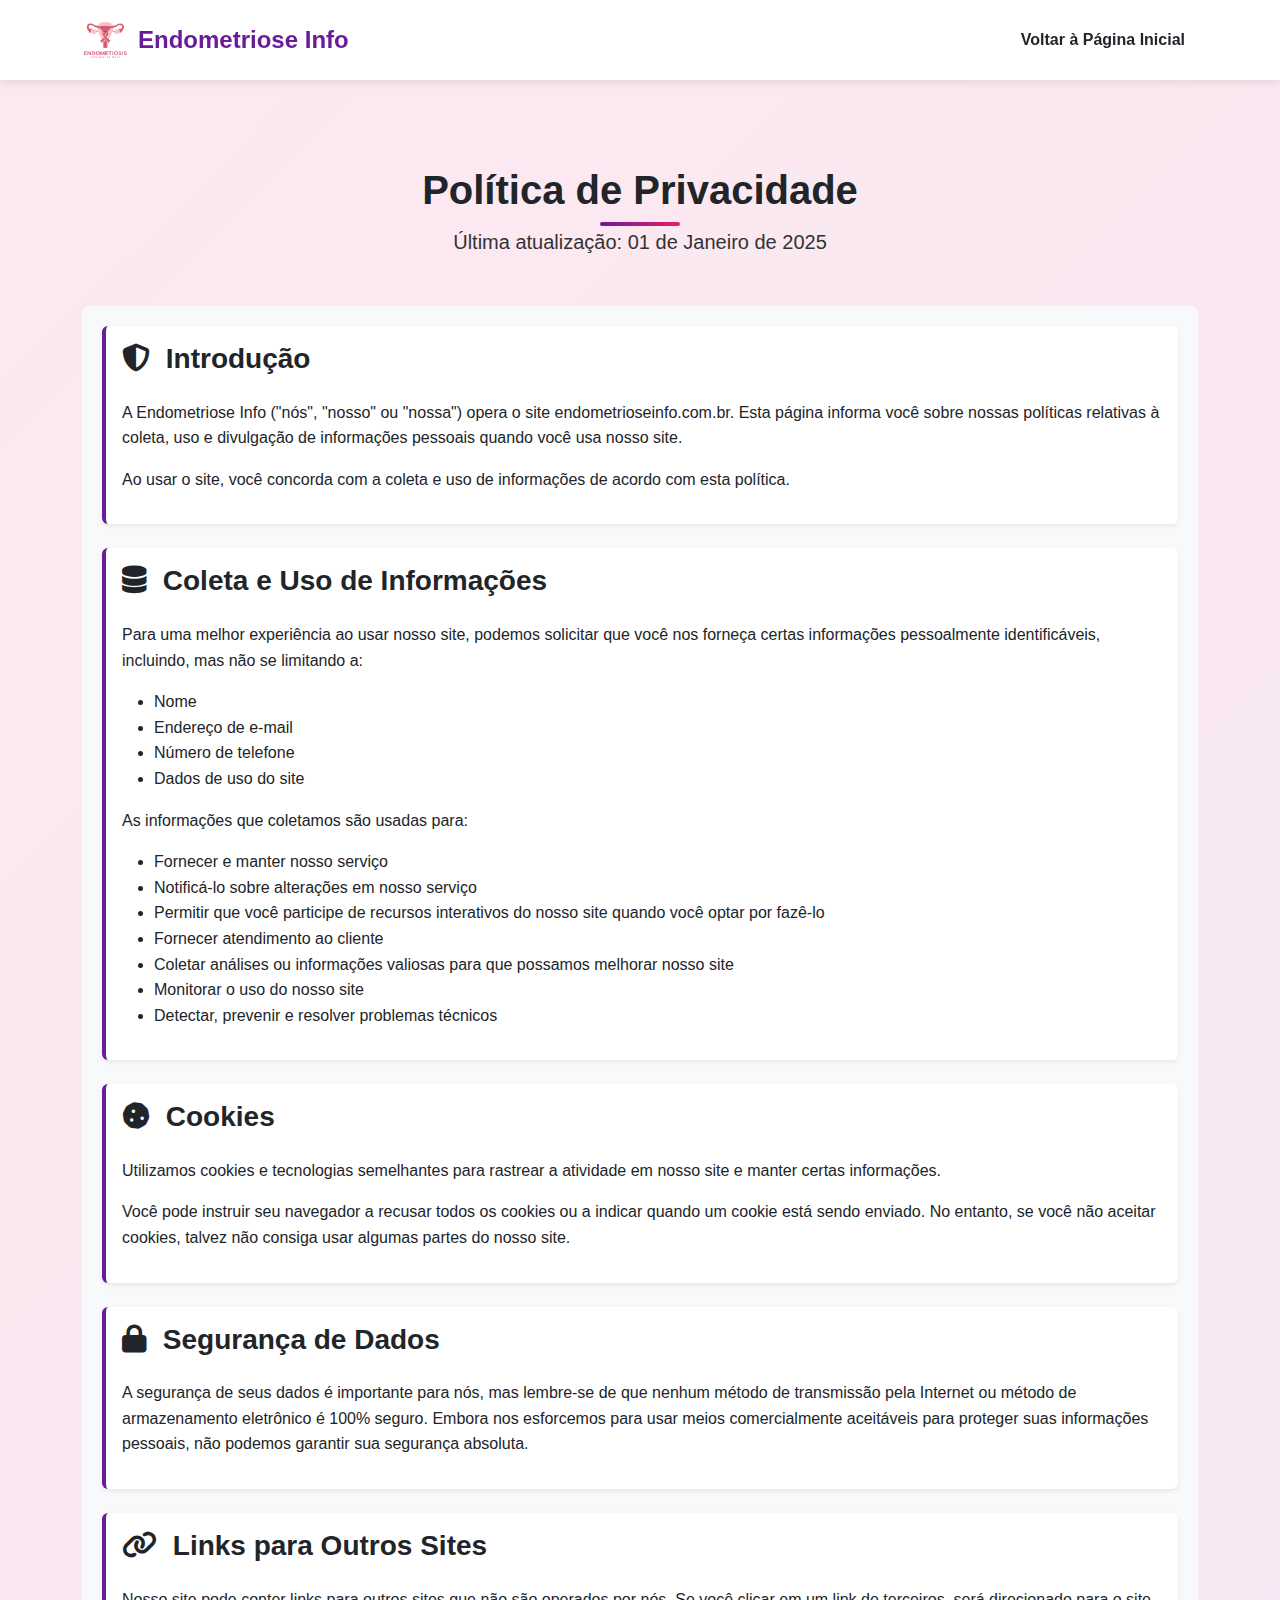
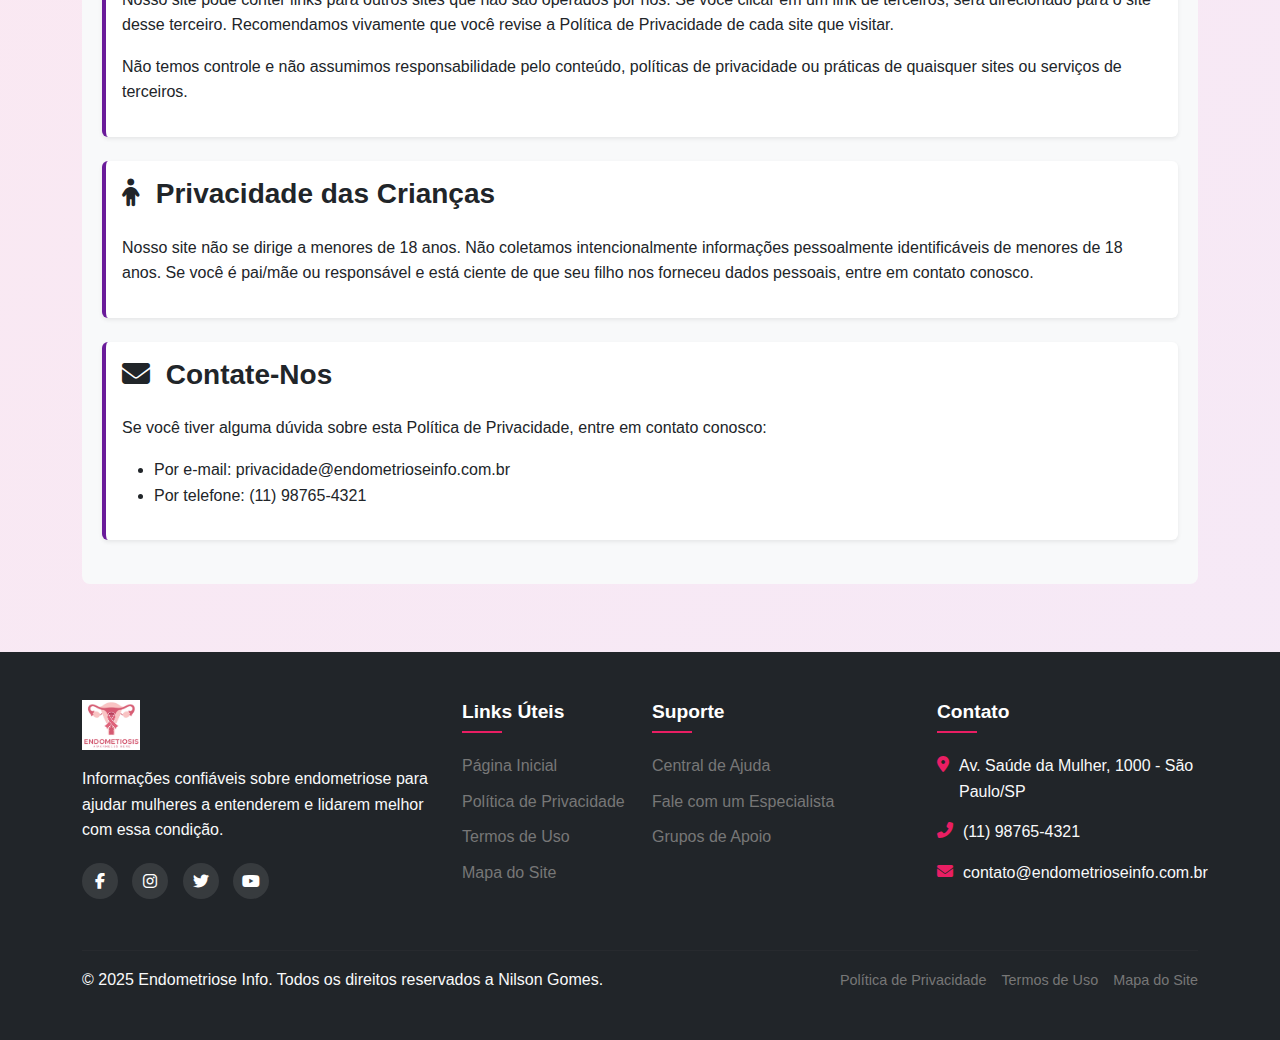
<file: politica-privacidade.html>
<!DOCTYPE html>
<html lang="pt-BR">

<head>
    <meta charset="UTF-8">
    <meta name="viewport" content="width=device-width, initial-scale=1.0">
    <meta name="description" content="Política de Privacidade do site Endometriose Info">
    <title>Política de Privacidade - Endometriose Info</title>

    <!-- Bootstrap CSS -->
    <link href="https://cdn.jsdelivr.net/npm/bootstrap@5.3.0/dist/css/bootstrap.min.css" rel="stylesheet">

    <!-- Font Awesome -->
    <link rel="stylesheet" href="https://cdnjs.cloudflare.com/ajax/libs/font-awesome/6.4.0/css/all.min.css">

    <!-- Custom CSS -->
    <link rel="stylesheet" href="css/style.css">

    <!-- Favicon -->
    <link rel="icon" href="img/logo.png" type="image/png">
</head>

<body style="background: linear-gradient(135deg, rgba(233, 30, 99, 0.1) 0%, rgba(156, 39, 176, 0.1) 100%);">
    <!-- Header/Navbar -->
    <nav class="navbar navbar-expand-lg navbar-dark fixed-top">
        <div class="container">
            <a class="navbar-brand" href="index.html">
                <img src="img/logo.png" alt="Endometriose Info" height="40">
                <span>Endometriose Info</span>
            </a>
            <button class="navbar-toggler" type="button" data-bs-toggle="collapse" data-bs-target="#navbarNav">
                <span class="navbar-toggler-icon"></span>
            </button>
            <div class="collapse navbar-collapse" id="navbarNav">
                <ul class="navbar-nav ms-auto">
                    <li class="nav-item">
                        <a class="nav-link" href="index.html">Voltar à Página Inicial</a>
                    </li>
                </ul>
            </div>
        </div>
    </nav>

    <!-- Privacy Policy Section -->
    <section class="py-5 mt-5">
        <div class="container">
            <div class="section-header text-center mb-5">
                <h1>Política de Privacidade</h1>
                <div class="divider mx-auto"></div>
                <p class="lead">Última atualização: 01 de Janeiro de 2025</p>
            </div>

            <div class="privacy-content">
                <div class="card shadow-sm mb-4">
                    <div class="card-body">
                        <h3 class="mb-4"><i class="fas fa-shield-alt me-2"></i> Introdução</h3>
                        <p>A Endometriose Info ("nós", "nosso" ou "nossa") opera o site endometrioseinfo.com.br. Esta
                            página informa você sobre nossas políticas relativas à coleta, uso e divulgação de
                            informações pessoais quando você usa nosso site.</p>
                        <p>Ao usar o site, você concorda com a coleta e uso de informações de acordo com esta política.
                        </p>
                    </div>
                </div>

                <div class="card shadow-sm mb-4">
                    <div class="card-body">
                        <h3 class="mb-4"><i class="fas fa-database me-2"></i> Coleta e Uso de Informações</h3>
                        <p>Para uma melhor experiência ao usar nosso site, podemos solicitar que você nos forneça certas
                            informações pessoalmente identificáveis, incluindo, mas não se limitando a:</p>
                        <ul>
                            <li>Nome</li>
                            <li>Endereço de e-mail</li>
                            <li>Número de telefone</li>
                            <li>Dados de uso do site</li>
                        </ul>
                        <p>As informações que coletamos são usadas para:</p>
                        <ul>
                            <li>Fornecer e manter nosso serviço</li>
                            <li>Notificá-lo sobre alterações em nosso serviço</li>
                            <li>Permitir que você participe de recursos interativos do nosso site quando você optar por
                                fazê-lo</li>
                            <li>Fornecer atendimento ao cliente</li>
                            <li>Coletar análises ou informações valiosas para que possamos melhorar nosso site</li>
                            <li>Monitorar o uso do nosso site</li>
                            <li>Detectar, prevenir e resolver problemas técnicos</li>
                        </ul>
                    </div>
                </div>

                <div class="card shadow-sm mb-4">
                    <div class="card-body">
                        <h3 class="mb-4"><i class="fas fa-cookie me-2"></i> Cookies</h3>
                        <p>Utilizamos cookies e tecnologias semelhantes para rastrear a atividade em nosso site e manter
                            certas informações.</p>
                        <p>Você pode instruir seu navegador a recusar todos os cookies ou a indicar quando um cookie
                            está sendo enviado. No entanto, se você não aceitar cookies, talvez não consiga usar algumas
                            partes do nosso site.</p>
                    </div>
                </div>

                <div class="card shadow-sm mb-4">
                    <div class="card-body">
                        <h3 class="mb-4"><i class="fas fa-lock me-2"></i> Segurança de Dados</h3>
                        <p>A segurança de seus dados é importante para nós, mas lembre-se de que nenhum método de
                            transmissão pela Internet ou método de armazenamento eletrônico é 100% seguro. Embora nos
                            esforcemos para usar meios comercialmente aceitáveis para proteger suas informações
                            pessoais, não podemos garantir sua segurança absoluta.</p>
                    </div>
                </div>

                <div class="card shadow-sm mb-4">
                    <div class="card-body">
                        <h3 class="mb-4"><i class="fas fa-link me-2"></i> Links para Outros Sites</h3>
                        <p>Nosso site pode conter links para outros sites que não são operados por nós. Se você clicar
                            em um link de terceiros, será direcionado para o site desse terceiro. Recomendamos vivamente
                            que você revise a Política de Privacidade de cada site que visitar.</p>
                        <p>Não temos controle e não assumimos responsabilidade pelo conteúdo, políticas de privacidade
                            ou práticas de quaisquer sites ou serviços de terceiros.</p>
                    </div>
                </div>

                <div class="card shadow-sm mb-4">
                    <div class="card-body">
                        <h3 class="mb-4"><i class="fas fa-child me-2"></i> Privacidade das Crianças</h3>
                        <p>Nosso site não se dirige a menores de 18 anos. Não coletamos intencionalmente informações
                            pessoalmente identificáveis de menores de 18 anos. Se você é pai/mãe ou responsável e está
                            ciente de que seu filho nos forneceu dados pessoais, entre em contato conosco.</p>
                    </div>
                </div>

                <div class="card shadow-sm mb-4">
                    <div class="card-body">
                        <h3 class="mb-4"><i class="fas fa-envelope me-2"></i> Contate-Nos</h3>
                        <p>Se você tiver alguma dúvida sobre esta Política de Privacidade, entre em contato conosco:</p>
                        <ul>
                            <li>Por e-mail: privacidade@endometrioseinfo.com.br</li>
                            <li>Por telefone: (11) 98765-4321</li>
                        </ul>
                    </div>
                </div>
            </div>
        </div>
    </section>

    <!-- Footer -->
    <footer class="footer py-5">
        <div class="container">
            <div class="row">
                <div class="col-lg-4 mb-4">
                    <img src="img/logo.png" alt="Endometriose Info" height="50">
                    <p class="mt-3">Informações confiáveis sobre endometriose para ajudar mulheres a entenderem e
                        lidarem melhor com essa condição.</p>
                    <div class="social-icons">
                        <a href="#"><i class="fab fa-facebook-f"></i></a>
                        <a href="#"><i class="fab fa-instagram"></i></a>
                        <a href="#"><i class="fab fa-twitter"></i></a>
                        <a href="#"><i class="fab fa-youtube"></i></a>
                    </div>
                </div>
                <div class="col-lg-2 col-md-6 mb-4">
                    <h5>Links Úteis</h5>
                    <ul class="footer-links">
                        <li><a href="index.html">Página Inicial</a></li>
                        <li><a href="politica-privacidade.html">Política de Privacidade</a></li>
                        <li><a href="termos-uso.html">Termos de Uso</a></li>
                        <li><a href="mapa-site.html">Mapa do Site</a></li>
                    </ul>
                </div>
                <div class="col-lg-3 col-md-6 mb-4">
                    <h5>Suporte</h5>
                    <ul class="footer-links">
                        <li><a href="#">Central de Ajuda</a></li>
                        <li><a href="#">Fale com um Especialista</a></li>
                        <li><a href="#">Grupos de Apoio</a></li>
                    </ul>
                </div>
                <div class="col-lg-3 mb-4">
                    <h5>Contato</h5>
                    <ul class="footer-contact">
                        <li><i class="fas fa-map-marker-alt"></i> Av. Saúde da Mulher, 1000 - São Paulo/SP</li>
                        <li><i class="fas fa-phone-alt"></i> (11) 98765-4321</li>
                        <li><i class="fas fa-envelope"></i> contato@endometrioseinfo.com.br</li>
                    </ul>
                </div>
            </div>
            <hr class="mt-4">
            <div class="row">
                <div class="col-md-6 text-center text-md-start">
                    <p class="mb-0">&copy; 2025 Endometriose Info. Todos os direitos reservados a Nilson Gomes.</p>
                </div>
                <div class="col-md-6 text-center text-md-end">
                    <ul class="footer-bottom-links">
                        <li><a href="politica-privacidade.html">Política de Privacidade</a></li>
                        <li><a href="termos-uso.html">Termos de Uso</a></li>
                        <li><a href="mapa-site.html">Mapa do Site</a></li>
                    </ul>
                </div>
            </div>
        </div>
    </footer>

    <!-- Back to Top Button -->
    <a href="#" class="back-to-top" id="backToTop" aria-label="Voltar ao topo"><i class="fas fa-arrow-up"></i></a>

    <!-- Bootstrap JS -->
    <script src="https://cdn.jsdelivr.net/npm/bootstrap@5.3.0/dist/js/bootstrap.bundle.min.js"></script>

    <!-- AOS Animation JS -->
    <script src="https://unpkg.com/aos@2.3.1/dist/aos.js"></script>

    <!-- Scripts -->
    <script src="https://cdn.jsdelivr.net/npm/bootstrap@5.3.0/dist/js/bootstrap.bundle.min.js" defer></script>
    <script src="https://unpkg.com/aos@2.3.1/dist/aos.js" defer></script>
    <script src="js/script.js" defer></script>
</body>

</html>
</file>
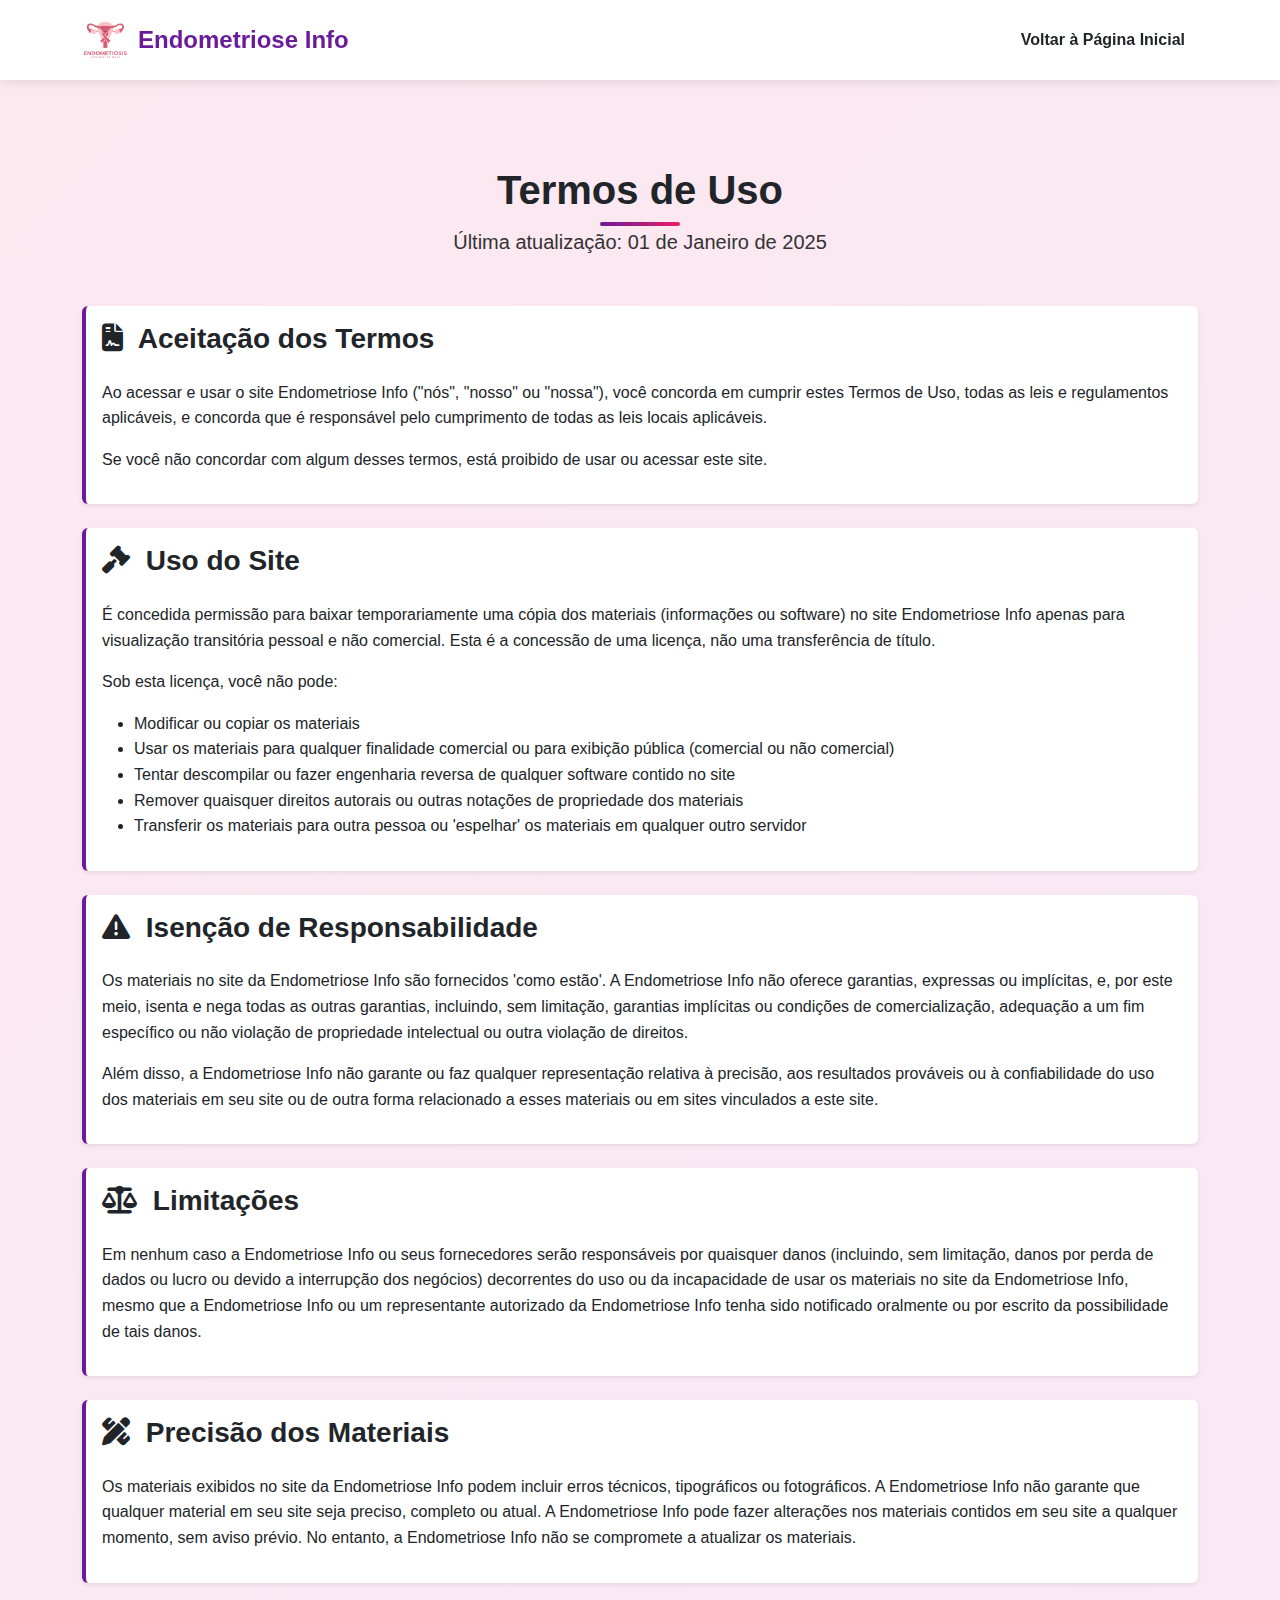
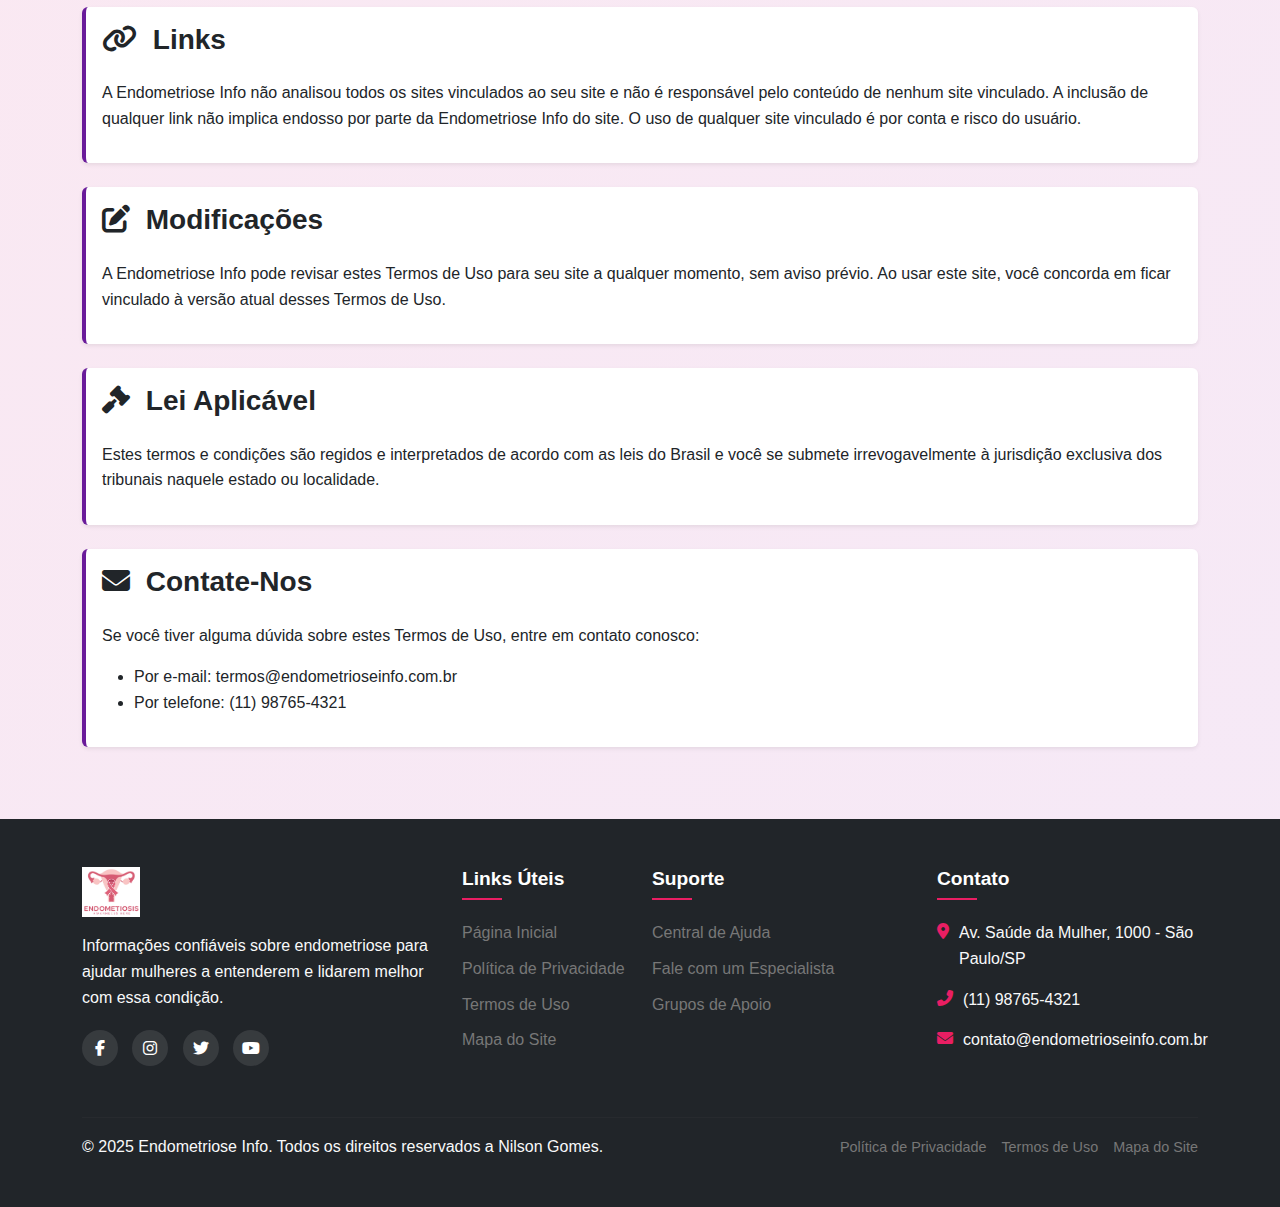
<file: termos-uso.html>
<!DOCTYPE html>
<html lang="pt-BR">

<head>
    <meta charset="UTF-8">
    <meta name="viewport" content="width=device-width, initial-scale=1.0">
    <meta name="description" content="Termos de Uso do site Endometriose Info">
    <title>Termos de Uso - Endometriose Info</title>

    <!-- Bootstrap CSS -->
    <link href="https://cdn.jsdelivr.net/npm/bootstrap@5.3.0/dist/css/bootstrap.min.css" rel="stylesheet">

    <!-- Font Awesome -->
    <link rel="stylesheet" href="https://cdnjs.cloudflare.com/ajax/libs/font-awesome/6.4.0/css/all.min.css">

    <!-- Custom CSS -->
    <link rel="stylesheet" href="css/style.css">

    <!-- Favicon -->
    <link rel="icon" href="img/logo.png" type="image/png">
</head>

<body style="background: linear-gradient(135deg, rgba(233, 30, 99, 0.1) 0%, rgba(156, 39, 176, 0.1) 100%);">
    <!-- Header/Navbar -->
    <nav class="navbar navbar-expand-lg navbar-dark fixed-top">
        <div class="container">
            <a class="navbar-brand" href="index.html">
                <img src="img/logo.png" alt="Endometriose Info" height="40">
                <span>Endometriose Info</span>
            </a>
            <button class="navbar-toggler" type="button" data-bs-toggle="collapse" data-bs-target="#navbarNav">
                <span class="navbar-toggler-icon"></span>
            </button>
            <div class="collapse navbar-collapse" id="navbarNav">
                <ul class="navbar-nav ms-auto">
                    <li class="nav-item">
                        <a class="nav-link" href="index.html">Voltar à Página Inicial</a>
                    </li>
                </ul>
            </div>
        </div>
    </nav>

    <!-- Terms Section -->
    <section class="py-5 mt-5">
        <div class="container">
            <div class="section-header text-center mb-5">
                <h1>Termos de Uso</h1>
                <div class="divider mx-auto"></div>
                <p class="lead">Última atualização: 01 de Janeiro de 2025</p>
            </div>

            <div class="terms-content">
                <div class="card shadow-sm mb-4">
                    <div class="card-body">
                        <h3 class="mb-4"><i class="fas fa-file-contract me-2"></i> Aceitação dos Termos</h3>
                        <p>Ao acessar e usar o site Endometriose Info ("nós", "nosso" ou "nossa"), você concorda em
                            cumprir estes Termos de Uso, todas as leis e regulamentos aplicáveis, e concorda que é
                            responsável pelo cumprimento de todas as leis locais aplicáveis.</p>
                        <p>Se você não concordar com algum desses termos, está proibido de usar ou acessar este site.
                        </p>
                    </div>
                </div>

                <div class="card shadow-sm mb-4">
                    <div class="card-body">
                        <h3 class="mb-4"><i class="fas fa-gavel me-2"></i> Uso do Site</h3>
                        <p>É concedida permissão para baixar temporariamente uma cópia dos materiais (informações ou
                            software) no site Endometriose Info apenas para visualização transitória pessoal e não
                            comercial. Esta é a concessão de uma licença, não uma transferência de título.</p>
                        <p>Sob esta licença, você não pode:</p>
                        <ul>
                            <li>Modificar ou copiar os materiais</li>
                            <li>Usar os materiais para qualquer finalidade comercial ou para exibição pública (comercial
                                ou não comercial)</li>
                            <li>Tentar descompilar ou fazer engenharia reversa de qualquer software contido no site</li>
                            <li>Remover quaisquer direitos autorais ou outras notações de propriedade dos materiais</li>
                            <li>Transferir os materiais para outra pessoa ou 'espelhar' os materiais em qualquer outro
                                servidor</li>
                        </ul>
                    </div>
                </div>

                <div class="card shadow-sm mb-4">
                    <div class="card-body">
                        <h3 class="mb-4"><i class="fas fa-exclamation-triangle me-2"></i> Isenção de Responsabilidade
                        </h3>
                        <p>Os materiais no site da Endometriose Info são fornecidos 'como estão'. A Endometriose Info
                            não oferece garantias, expressas ou implícitas, e, por este meio, isenta e nega todas as
                            outras garantias, incluindo, sem limitação, garantias implícitas ou condições de
                            comercialização, adequação a um fim específico ou não violação de propriedade intelectual ou
                            outra violação de direitos.</p>
                        <p>Além disso, a Endometriose Info não garante ou faz qualquer representação relativa à
                            precisão, aos resultados prováveis ou à confiabilidade do uso dos materiais em seu site ou
                            de outra forma relacionado a esses materiais ou em sites vinculados a este site.</p>
                    </div>
                </div>

                <div class="card shadow-sm mb-4">
                    <div class="card-body">
                        <h3 class="mb-4"><i class="fas fa-balance-scale me-2"></i> Limitações</h3>
                        <p>Em nenhum caso a Endometriose Info ou seus fornecedores serão responsáveis por quaisquer
                            danos (incluindo, sem limitação, danos por perda de dados ou lucro ou devido a interrupção
                            dos negócios) decorrentes do uso ou da incapacidade de usar os materiais no site da
                            Endometriose Info, mesmo que a Endometriose Info ou um representante autorizado da
                            Endometriose Info tenha sido notificado oralmente ou por escrito da possibilidade de tais
                            danos.</p>
                    </div>
                </div>

                <div class="card shadow-sm mb-4">
                    <div class="card-body">
                        <h3 class="mb-4"><i class="fas fa-pencil-ruler me-2"></i> Precisão dos Materiais</h3>
                        <p>Os materiais exibidos no site da Endometriose Info podem incluir erros técnicos, tipográficos
                            ou fotográficos. A Endometriose Info não garante que qualquer material em seu site seja
                            preciso, completo ou atual. A Endometriose Info pode fazer alterações nos materiais contidos
                            em seu site a qualquer momento, sem aviso prévio. No entanto, a Endometriose Info não se
                            compromete a atualizar os materiais.</p>
                    </div>
                </div>

                <div class="card shadow-sm mb-4">
                    <div class="card-body">
                        <h3 class="mb-4"><i class="fas fa-link me-2"></i> Links</h3>
                        <p>A Endometriose Info não analisou todos os sites vinculados ao seu site e não é responsável
                            pelo conteúdo de nenhum site vinculado. A inclusão de qualquer link não implica endosso por
                            parte da Endometriose Info do site. O uso de qualquer site vinculado é por conta e risco do
                            usuário.</p>
                    </div>
                </div>

                <div class="card shadow-sm mb-4">
                    <div class="card-body">
                        <h3 class="mb-4"><i class="fas fa-edit me-2"></i> Modificações</h3>
                        <p>A Endometriose Info pode revisar estes Termos de Uso para seu site a qualquer momento, sem
                            aviso prévio. Ao usar este site, você concorda em ficar vinculado à versão atual desses
                            Termos de Uso.</p>
                    </div>
                </div>

                <div class="card shadow-sm mb-4">
                    <div class="card-body">
                        <h3 class="mb-4"><i class="fas fa-gavel me-2"></i> Lei Aplicável</h3>
                        <p>Estes termos e condições são regidos e interpretados de acordo com as leis do Brasil e você
                            se submete irrevogavelmente à jurisdição exclusiva dos tribunais naquele estado ou
                            localidade.</p>
                    </div>
                </div>

                <div class="card shadow-sm mb-4">
                    <div class="card-body">
                        <h3 class="mb-4"><i class="fas fa-envelope me-2"></i> Contate-Nos</h3>
                        <p>Se você tiver alguma dúvida sobre estes Termos de Uso, entre em contato conosco:</p>
                        <ul>
                            <li>Por e-mail: termos@endometrioseinfo.com.br</li>
                            <li>Por telefone: (11) 98765-4321</li>
                        </ul>
                    </div>
                </div>
            </div>
        </div>
    </section>

    <!-- Footer -->
    <footer class="footer py-5">
        <div class="container">
            <div class="row">
                <div class="col-lg-4 mb-4">
                    <img src="img/logo.png" alt="Endometriose Info" height="50">
                    <p class="mt-3">Informações confiáveis sobre endometriose para ajudar mulheres a entenderem e
                        lidarem melhor com essa condição.</p>
                    <div class="social-icons">
                        <a href="#"><i class="fab fa-facebook-f"></i></a>
                        <a href="#"><i class="fab fa-instagram"></i></a>
                        <a href="#"><i class="fab fa-twitter"></i></a>
                        <a href="#"><i class="fab fa-youtube"></i></a>
                    </div>
                </div>
                <div class="col-lg-2 col-md-6 mb-4">
                    <h5>Links Úteis</h5>
                    <ul class="footer-links">
                        <li><a href="index.html">Página Inicial</a></li>
                        <li><a href="politica-privacidade.html">Política de Privacidade</a></li>
                        <li><a href="termos-uso.html">Termos de Uso</a></li>
                        <li><a href="mapa-site.html">Mapa do Site</a></li>
                    </ul>
                </div>
                <div class="col-lg-3 col-md-6 mb-4">
                    <h5>Suporte</h5>
                    <ul class="footer-links">
                        <li><a href="#">Central de Ajuda</a></li>
                        <li><a href="#">Fale com um Especialista</a></li>
                        <li><a href="#">Grupos de Apoio</a></li>
                    </ul>
                </div>
                <div class="col-lg-3 mb-4">
                    <h5>Contato</h5>
                    <ul class="footer-contact">
                        <li><i class="fas fa-map-marker-alt"></i> Av. Saúde da Mulher, 1000 - São Paulo/SP</li>
                        <li><i class="fas fa-phone-alt"></i> (11) 98765-4321</li>
                        <li><i class="fas fa-envelope"></i> contato@endometrioseinfo.com.br</li>
                    </ul>
                </div>
            </div>
            <hr class="mt-4">
            <div class="row">
                <div class="col-md-6 text-center text-md-start">
                    <p class="mb-0">&copy; 2025 Endometriose Info. Todos os direitos reservados a Nilson Gomes.</p>
                </div>
                <div class="col-md-6 text-center text-md-end">
                    <ul class="footer-bottom-links">
                        <li><a href="politica-privacidade.html">Política de Privacidade</a></li>
                        <li><a href="termos-uso.html">Termos de Uso</a></li>
                        <li><a href="mapa-site.html">Mapa do Site</a></li>
                    </ul>
                </div>
            </div>
        </div>
    </footer>
    <!-- Back to Top Button -->
    <a href="#" class="back-to-top" id="backToTop" aria-label="Voltar ao topo"><i class="fas fa-arrow-up"></i></a>
    <!-- Bootstrap JS -->
    <script src="https://cdn.jsdelivr.net/npm/bootstrap@5.3.0/dist/js/bootstrap.bundle.min.js"></script>

    <!-- AOS Animation JS -->
    <script src="https://unpkg.com/aos@2.3.1/dist/aos.js"></script>

    <!-- Scripts -->
    <script src="https://cdn.jsdelivr.net/npm/bootstrap@5.3.0/dist/js/bootstrap.bundle.min.js" defer></script>
    <script src="https://unpkg.com/aos@2.3.1/dist/aos.js" defer></script>
    <script src="js/script.js" defer></script>
</body>

</html>
</file>
<file: css/style.css>
/* Global Styles */
:root {
    --primary-color: #6a1b9a;
    --secondary-color: #9c27b0;
    --accent-color: #e91e63;
    --light-color: #f8f9fa;
    --dark-color: #212529;
    --text-color: #333;
    --text-light: #777;
    --white: #fff;
    --transition: all 0.3s ease;
}

body {
    font-family: 'Segoe UI', Tahoma, Geneva, Verdana, sans-serif;
    color: var(--text-color);
    line-height: 1.6;
    overflow-x: hidden;
    padding-top: 70px;
}

h1, h2, h3, h4, h5, h6 {
    font-weight: 700;
    color: var(--dark-color);
}

a {
    text-decoration: none;
    color: var(--primary-color);
    transition: var(--transition);
}

a:hover {
    color: var(--accent-color);
}

.btn-primary {
    background-color: var(--primary-color);
    border-color: var(--primary-color);
    padding: 10px 25px;
    font-weight: 600;
    transition: var(--transition);
}

.btn-primary:hover {
    background-color: var(--secondary-color);
    border-color: var(--secondary-color);
    transform: translateY(-3px);
    box-shadow: 0 5px 15px rgba(0, 0, 0, 0.1);
}

.section-header {
    margin-bottom: 50px;
}

.section-header h2 {
    font-size: 2.5rem;
    margin-bottom: 15px;
    position: relative;
    display: inline-block;
}

.divider {
    width: 80px;
    height: 4px;
    background: linear-gradient(to right, var(--primary-color), var(--accent-color));
    margin: 0 auto;
    border-radius: 2px;
}

/* Navbar */
.navbar {
    background-color: var(--white);
    box-shadow: 0 2px 10px rgba(0, 0, 0, 0.1);
    padding: 15px 0;
    transition: var(--transition);
}

.navbar.scrolled {
    padding: 10px 0;
    background-color: rgba(255, 255, 255, 0.95);
}

.navbar-brand {
    display: flex;
    align-items: center;
    font-weight: 700;
    font-size: 1.5rem;
    color: var(--primary-color);
}

.navbar-brand img {
    margin-right: 10px;
}

.navbar-nav .nav-link {
    color: var(--dark-color);
    font-weight: 600;
    padding: 8px 15px;
    margin: 0 5px;
    position: relative;
}

.navbar-nav .nav-link:before {
    content: '';
    position: absolute;
    width: 0;
    height: 2px;
    bottom: 0;
    left: 0;
    background-color: var(--accent-color);
    transition: var(--transition);
}

.navbar-nav .nav-link:hover:before {
    width: 100%;
}

.navbar-nav .nav-link.active {
    color: var(--primary-color);
}

/* Hero Section */
.hero-section {
    padding: 100px 0;
    background: linear-gradient(135deg, rgba(233, 30, 99, 0.1) 0%, rgba(156, 39, 176, 0.1) 100%);
}

.hero-section h1 {
    font-size: 3rem;
    margin-bottom: 20px;
    color: var(--primary-color);
}

.hero-section p {
    font-size: 1.2rem;
    margin-bottom: 30px;
    color: var(--text-light);
}

/* About Section */
.stats {
    margin-top: 30px;
}

.stat-box {
    text-align: center;
    padding: 15px;
    background-color: rgba(106, 27, 154, 0.1);
    border-radius: 8px;
    transition: var(--transition);
}

.stat-box:hover {
    transform: translateY(-5px);
    box-shadow: 0 5px 15px rgba(0, 0, 0, 0.1);
}

.stat-box h3 {
    font-size: 2rem;
    color: var(--primary-color);
    margin-bottom: 5px;
}

.stat-box p {
    margin-bottom: 0;
    font-size: 0.9rem;
}

/* Symptoms Section */
.symptom-card {
    border: none;
    border-radius: 10px;
    overflow: hidden;
    box-shadow: 0 5px 15px rgba(0, 0, 0, 0.05);
    transition: var(--transition);
}

.symptom-card:hover {
    transform: translateY(-10px);
    box-shadow: 0 15px 30px rgba(0, 0, 0, 0.1);
}

.icon-box {
    width: 70px;
    height: 70px;
    margin: 0 auto 20px;
    background: linear-gradient(to right, var(--primary-color), var(--accent-color));
    color: var(--white);
    border-radius: 50%;
    display: flex;
    align-items: center;
    justify-content: center;
    font-size: 1.5rem;
    box-shadow: 0 5px 15px rgba(0, 0, 0, 0.1);
}

/* Footer Styles */
.footer {
    background-color: var(--dark-color);
    color: var(--light-color);
    position: relative;
}

.footer h5 {
    color: var(--white);
    font-size: 1.2rem;
    margin-bottom: 20px;
    position: relative;
    padding-bottom: 10px;
}

.footer h5:after {
    content: '';
    position: absolute;
    left: 0;
    bottom: 0;
    width: 40px;
    height: 2px;
    background: var(--accent-color);
}

.footer-links {
    list-style: none;
    padding: 0;
}

.footer-links li {
    margin-bottom: 10px;
}

.footer-links a {
    color: var(--text-light);
    transition: var(--transition);
}

.footer-links a:hover {
    color: var(--accent-color);
    padding-left: 5px;
}

.footer-contact {
    list-style: none;
    padding: 0;
}

.footer-contact li {
    margin-bottom: 15px;
    display: flex;
    align-items: flex-start;
}

.footer-contact i {
    color: var(--accent-color);
    margin-right: 10px;
    margin-top: 3px;
}

.social-icons {
    margin-top: 20px;
}

.social-icons a {
    display: inline-flex;
    align-items: center;
    justify-content: center;
    width: 36px;
    height: 36px;
    background-color: rgba(255, 255, 255, 0.1);
    color: var(--white);
    border-radius: 50%;
    margin-right: 10px;
    transition: var(--transition);
}

.social-icons a:hover {
    background-color: var(--accent-color);
    transform: translateY(-3px);
}

.footer-bottom-links {
    list-style: none;
    padding: 0;
    margin: 0;
    display: flex;
    justify-content: center;
    justify-content: flex-end;
}

.footer-bottom-links li {
    margin-left: 15px;
}

.footer-bottom-links a {
    color: var(--text-light);
    font-size: 0.9rem;
}

.footer-bottom-links a:hover {
    color: var(--accent-color);
}

hr {
    border-color: rgba(255, 255, 255, 0.1);
}

/* Privacy Policy, Terms and Sitemap Pages */
.privacy-content .card,
.terms-content .card {
    border: none;
    border-left: 4px solid var(--primary-color);
    transition: var(--transition);
}

.privacy-content .card:hover,
.terms-content .card:hover {
    transform: translateY(-5px);
    box-shadow: 0 10px 20px rgba(0, 0, 0, 0.1);
}

.privacy-content {
    padding: 20px;
    background-color: var(--light-color);
    border-radius: 8px;
    margin-bottom: 20px;
}

/* Botão Voltar ao Topo */
.back-to-top {
    position: fixed;
    bottom: 20px;
    right: 20px;
    width: 50px;
    height: 50px;
    background-color: var(--primary-color);
    color: var(--white);
    border-radius: 50%;
    display: flex;
    align-items: center;
    justify-content: center;
    font-size: 1.5rem;
    box-shadow: 0 5px 15px rgba(0, 0, 0, 0.2);
    opacity: 0;
    visibility: hidden;
    transition: opacity 0.3s ease, visibility 0.3s ease, transform 0.3s ease;
    z-index: 1000;
}

.back-to-top:hover {
    background-color: var(--accent-color);
    transform: scale(1.1);
}

.back-to-top.show {
    opacity: 1;
    visibility: visible;
    transform: translateY(0);
}

/* Responsive Design */
@media (max-width: 768px) {
    .hero-section h1 {
        font-size: 2.5rem;
    }

    .hero-section p {
        font-size: 1rem;
    }

    .stat-box h3 {
        font-size: 1.5rem;
    }

    .symptom-card {
        margin-bottom: 20px;
    }

    .footer {
        text-align: center;
    }

    .footer .social-icons a {
        margin: 5px;
        width: 30px;
        height: 30px;
        font-size: 1rem;
    }
}
</file>
